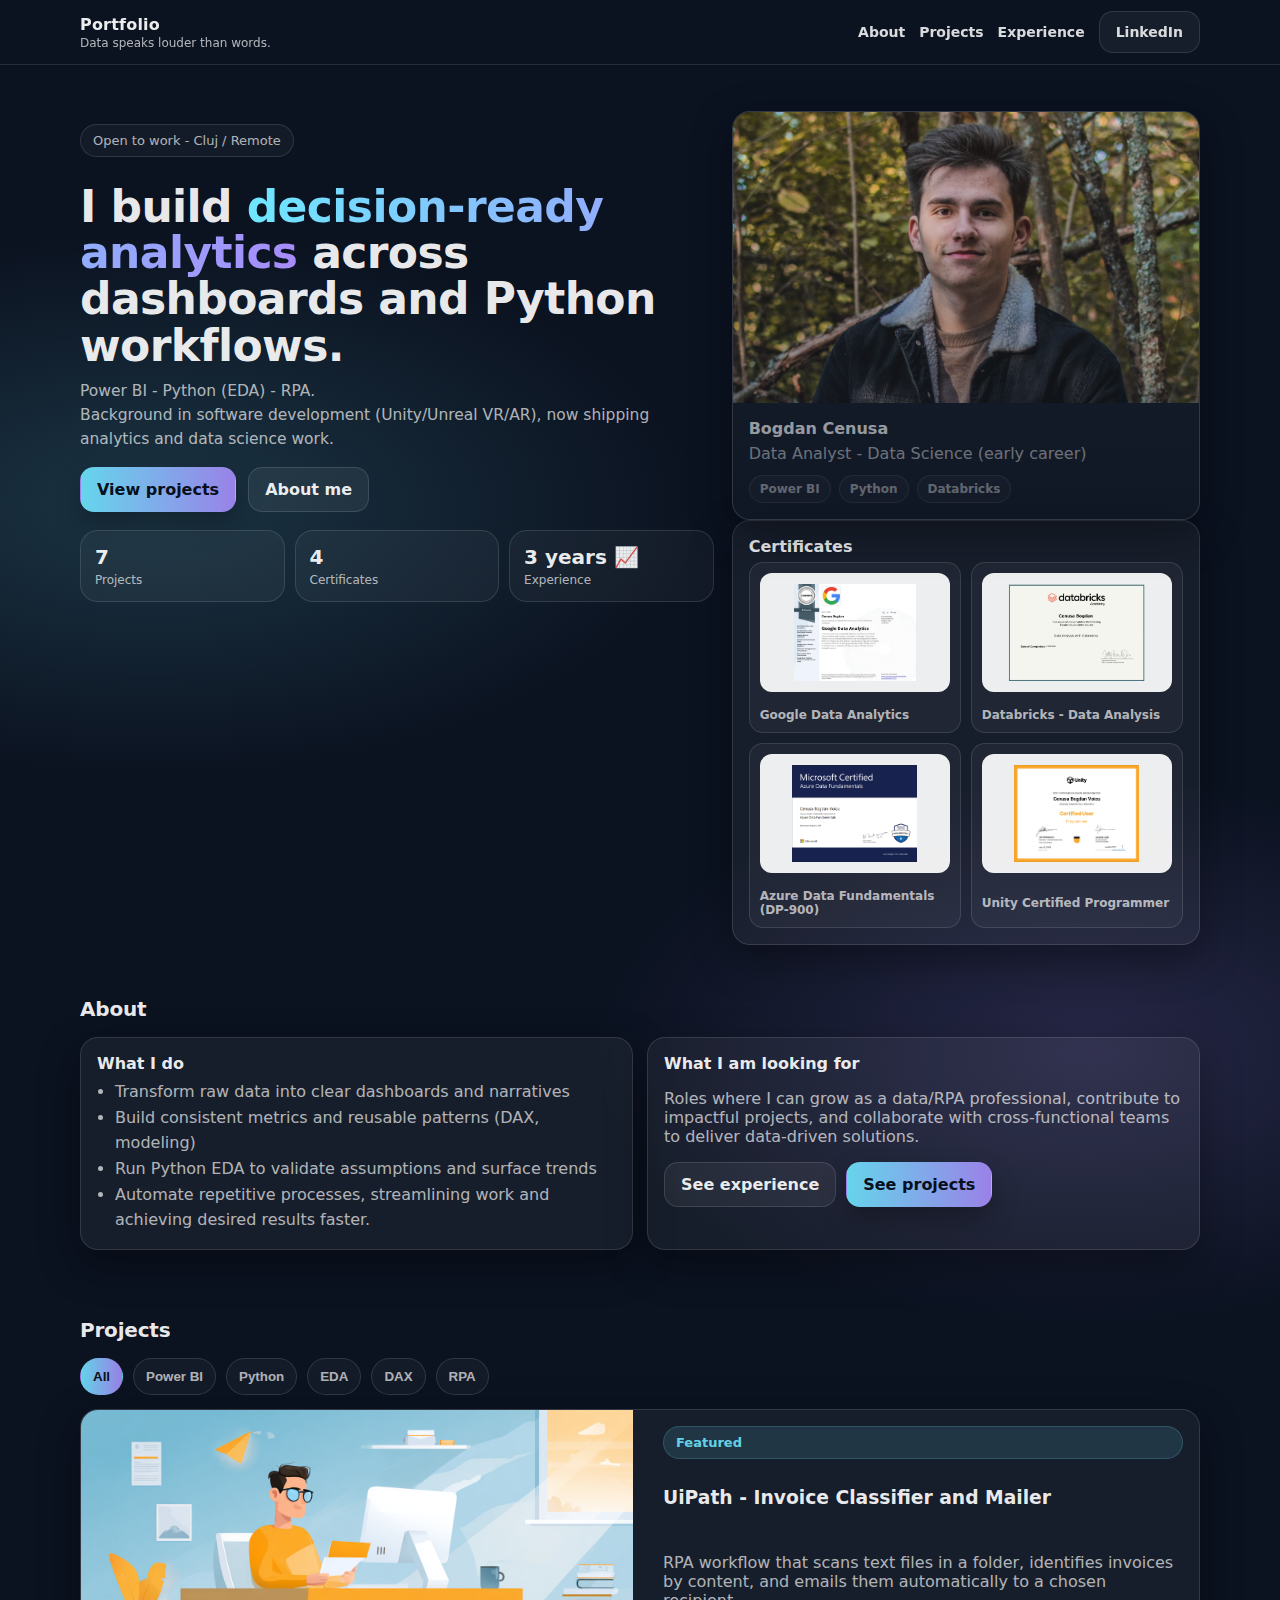
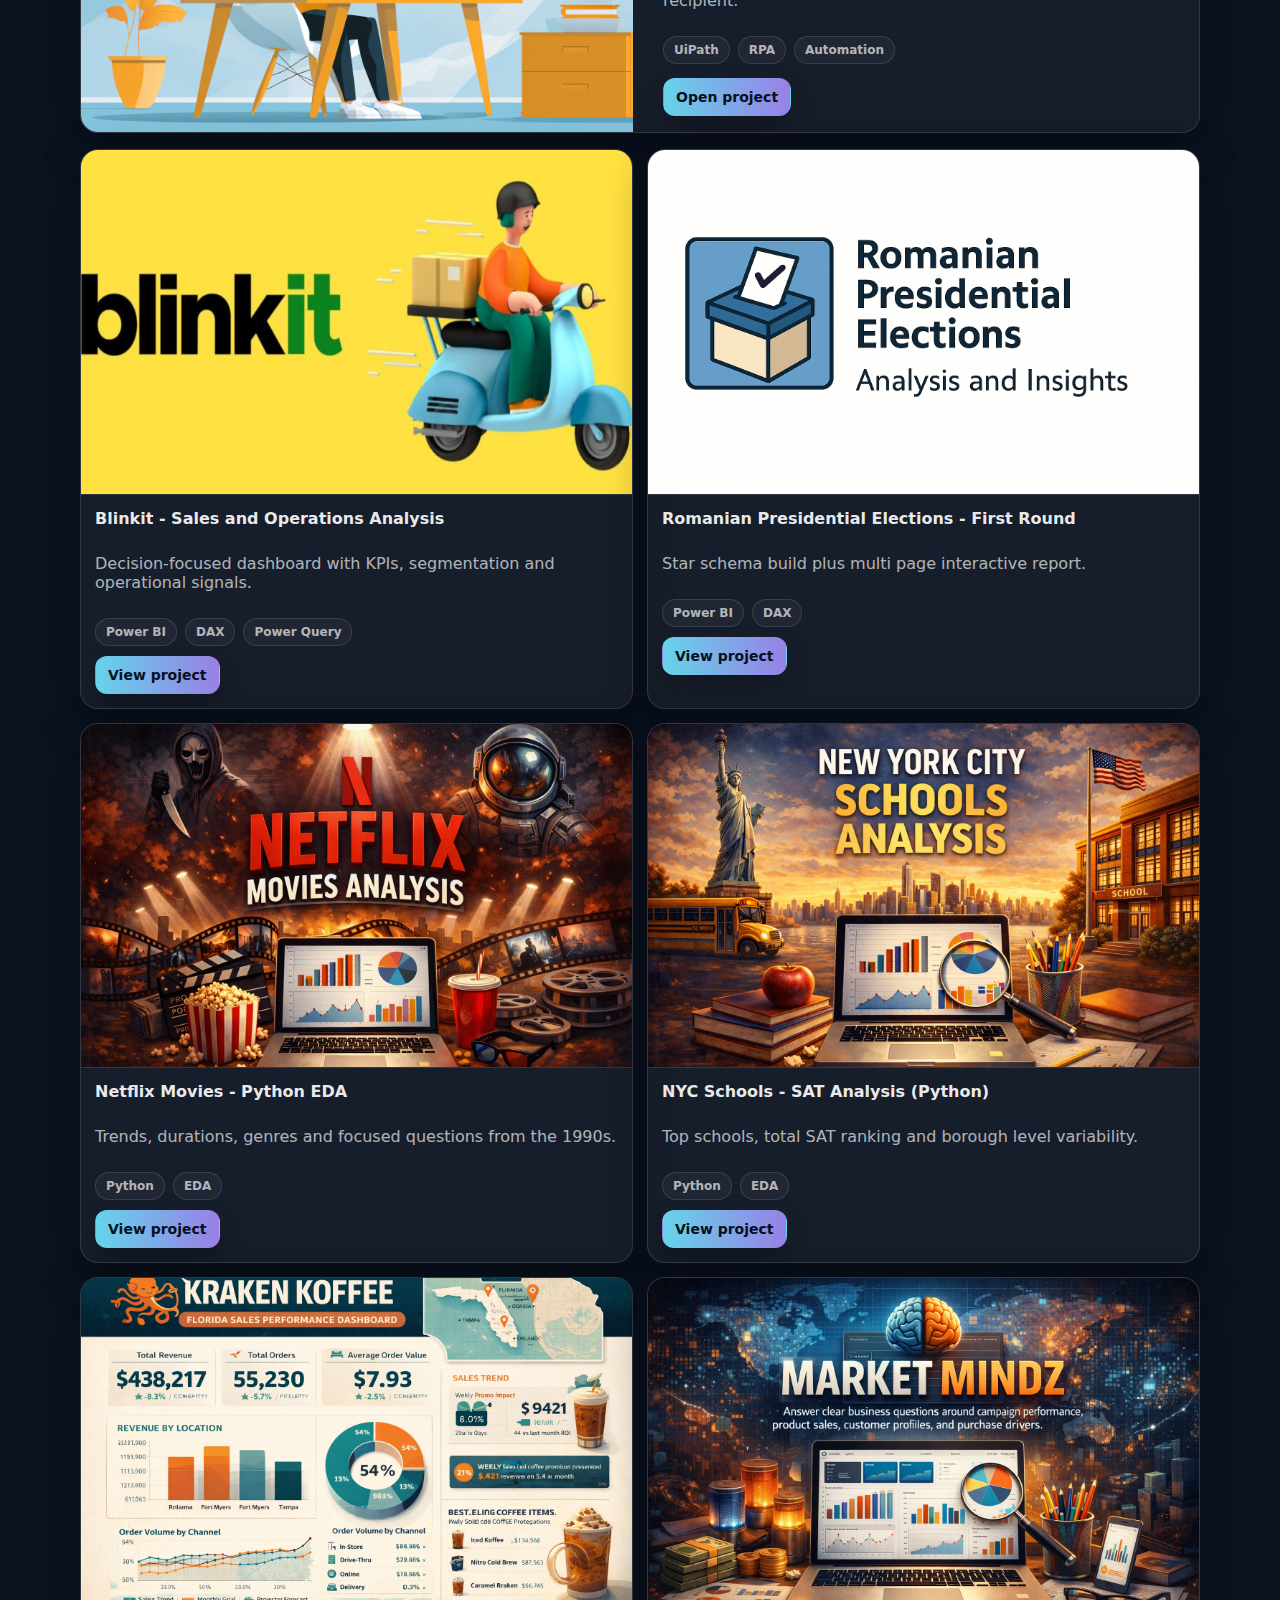
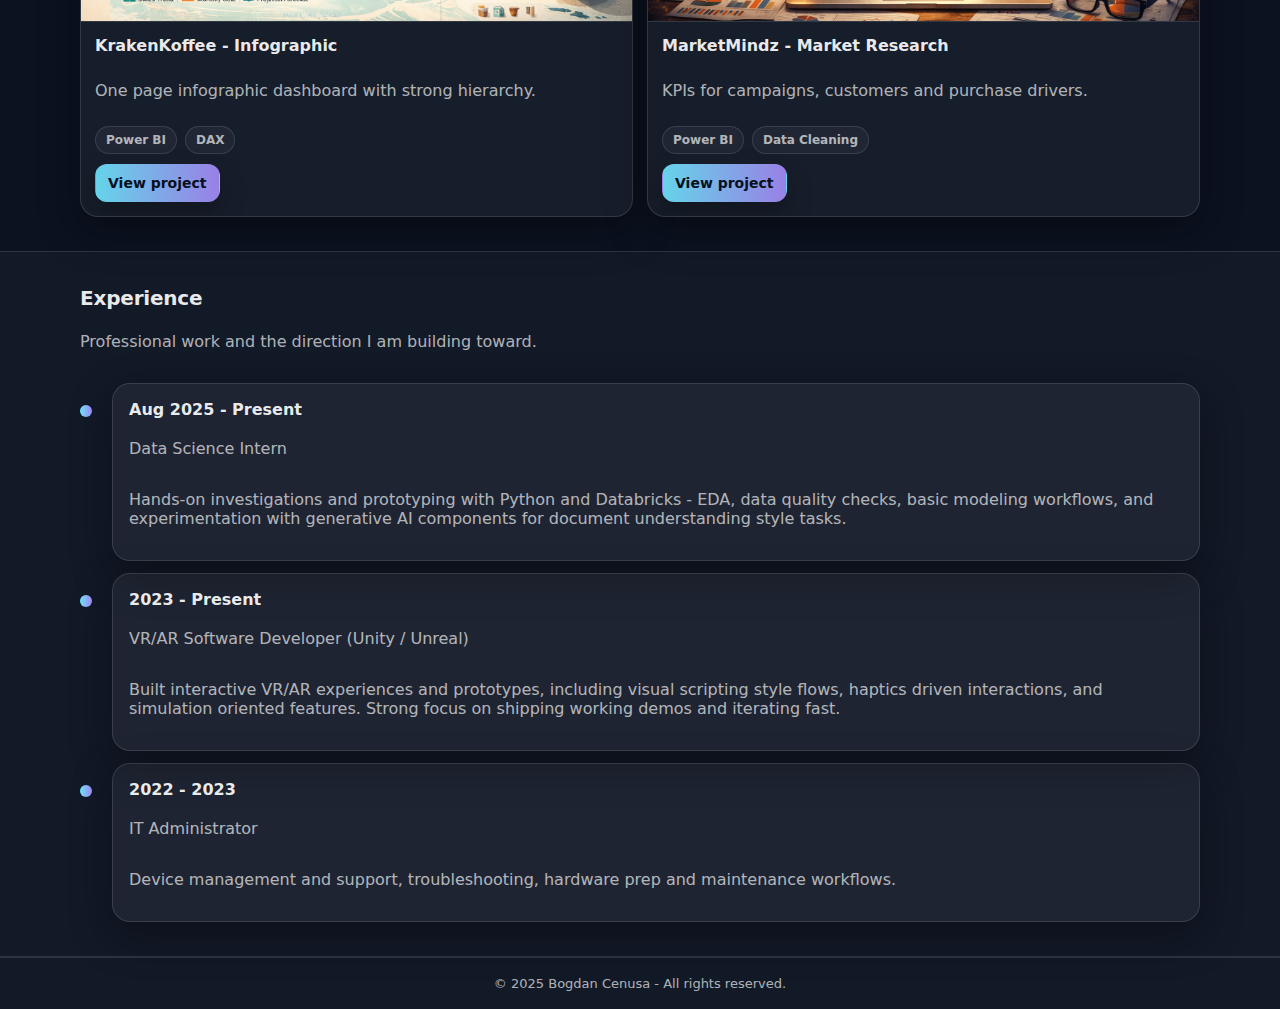
<file: index.html>
<!DOCTYPE html>
<html lang="en">
<head>
  <meta charset="UTF-8" />
  <meta name="viewport" content="width=device-width, initial-scale=1.0"/>
  <title>Portfolio - Bogdan Cenusa</title>
  <link rel="stylesheet" href="css/main.css" />
  <link rel="icon" type="image/png" sizes="32x32" href="assets/icon.png">
</head>

<body>
  <header class="nav">
    <div class="nav__inner">
      <a class="brand" href="#top" aria-label="Go to top">
        <div class="brand__title">Portfolio</div>
        <div class="brand__subtitle">Data speaks louder than words.</div>
      </a>

      <button class="nav__burger" id="burger" aria-label="Open menu" aria-expanded="false">☰</button>

      <nav class="nav__links" id="navLinks">
        <a href="#about">About</a>
        <a href="#projects">Projects</a>
        <a href="#experience">Experience</a>
        <a class="btn btn--ghost" href="https://www.linkedin.com/in/bogdancenusa19/" target="_blank" rel="noreferrer">LinkedIn</a>
      </nav>
    </div>
  </header>

  <main id="top">
    <section class="hero">
      <div class="container hero__grid">
        <div class="hero__left">
          <p class="pill">Open to work - Cluj / Remote</p>

          <h1 class="hero__title">
            I build <span class="accent">decision-ready analytics</span> across dashboards and Python workflows.
          </h1>

          <p class="hero__text">
            Power BI - Python (EDA) - RPA.
            <br>
            Background in software development (Unity/Unreal VR/AR), now shipping analytics and data science work.
          </p>

          <div class="hero__cta">
            <a class="btn" href="#projects">View projects</a>
            <a class="btn btn--ghost" href="#about">About me</a>
          </div>

          <div class="hero__meta">
            <div class="stat">
              <div class="stat__kpi">7</div>
              <div class="stat__label">Projects</div>
            </div>
            <div class="stat">
              <div class="stat__kpi">4</div>
              <div class="stat__label">Certificates</div>
            </div>
            <div class="stat">
              <div class="stat__kpi">3 years 📈</div>
              <div class="stat__label">Experience</div>
            </div>
          </div>
        </div>

        <div class="hero__right">
          <div class="card card--profile">
            <img class="avatar" src="assets/me.jpeg" alt="Bogdan Cenusa profile photo">
            <div class="card__body">
              <h2 class="card__title">Bogdan Cenusa</h2>
              <p class="card__subtitle">Data Analyst - Data Science (early career)</p>
              <div class="chips">
                <span class="chip">Power BI</span>
                <span class="chip">Python</span>
                <span class="chip">Databricks</span>
              </div>
            </div>
          </div>

          <div class="card card--certs">
            <div class="card__body">
              <h3 class="card__title">Certificates</h3>
              <div class="certs">
                <div class="cert">
                  <img src="assets/Certificates/certGDA.png" alt="Google Data Analytics certificate">
                  <span>Google Data Analytics</span>
                </div>
                <div class="cert">
                  <img src="assets/Certificates/certDB.png" alt="Databricks certificate">
                  <span>Databricks - Data Analysis</span>
                </div>
                <div class="cert">
                  <img src="assets/Certificates/certDP900.png" alt="DP-900 certificate">
                  <span>Azure Data Fundamentals (DP-900)</span>
                </div>
                <div class="cert">
                  <img src="assets/Certificates/ucu.png" alt="UCU certificate">
                  <span>Unity Certified Programmer</span>
                </div>
              </div>
            </div>
          </div>
        </div>
      </div>
    </section>

    <section class="section" id="about">
      <div class="container">
        <div class="section__head">
          <h2>About</h2>
        </div>

        <div class="about">
          <div class="card">
            <div class="card__body">
              <h3 class="card__title">What I do</h3>
              <ul class="list">
                <li>Transform raw data into clear dashboards and narratives</li>
                <li>Build consistent metrics and reusable patterns (DAX, modeling)</li>
                <li>Run Python EDA to validate assumptions and surface trends</li>
                <li>Automate repetitive processes, streamlining work and achieving desired results faster.</li>
              </ul>
            </div>
          </div>

          <div class="card">
            <div class="card__body">
              <h3 class="card__title">What I am looking for</h3>
              <p class="muted">
                Roles where I can grow as a data/RPA professional, contribute to impactful projects,
                and collaborate with cross-functional teams to deliver data-driven solutions.
              </p>
              <div class="about__actions">
                <a class="btn btn--ghost" href="#experience">See experience</a>
                <a class="btn" href="#projects">See projects</a>
              </div>
            </div>
          </div>
        </div>

      </div>
    </section>

    <section class="section" id="projects">
      <div class="container">
        <div class="section__head">
          <h2>Projects</h2>
        </div>

        <div class="filters" role="toolbar" aria-label="Project filters">
          <button class="filter is-active" data-filter="all">All</button>
          <button class="filter" data-filter="powerbi">Power BI</button>
          <button class="filter" data-filter="python">Python</button>
          <button class="filter" data-filter="eda">EDA</button>
          <button class="filter" data-filter="dax">DAX</button>
          <button class="filter" data-filter="rpa">RPA</button>
        </div>

        <!-- Featured = UiPath -->
        <div class="featured">
          <a class="featured__card" href="uipath_invoices.html">
            <div class="featured__img">
              <img src="assets/UiPath/uipath_cover.png" alt="UiPath invoice automation preview">
            </div>
            <div class="featured__body">
              <div class="pill pill--soft">Featured</div>
              <h3>UiPath - Invoice Classifier and Mailer</h3>
              <p class="muted">
                RPA workflow that scans text files in a folder, identifies invoices by content, and emails them automatically to a chosen recipient.
              </p>
              <div class="tags">
                <span class="tag">UiPath</span>
                <span class="tag">RPA</span>
                <span class="tag">Automation</span>
              </div>
              <div class="featured__cta">
                <span class="btn btn--sm">Open project</span>
              </div>
            </div>
          </a>
        </div>

        <div class="grid" id="projectsGrid">

          <!-- Blinkit now normal project -->
          <article class="project" data-tags="powerbi dax">
            <a class="project__link" href="blinkit.html" aria-label="Open Blinkit project">
              <div class="project__media">
                <img src="assets/Blinkit/blinkit_cover.png" alt="Blinkit project preview">
              </div>
              <div class="project__body">
                <h3>Blinkit - Sales and Operations Analysis</h3>
                <p class="muted">Decision-focused dashboard with KPIs, segmentation and operational signals.</p>
                <div class="tags">
                  <span class="tag">Power BI</span>
                  <span class="tag">DAX</span>
                  <span class="tag">Power Query</span>
                </div>
                <span class="btn btn--sm">View project</span>
              </div>
            </a>
          </article>

          <article class="project" data-tags="powerbi dax">
            <a class="project__link" href="presidential.html" aria-label="Open Presidential Elections project">
              <div class="project__media">
                <img src="assets/Presidential/presidential.png" alt="Presidential Elections preview">
              </div>
              <div class="project__body">
                <h3>Romanian Presidential Elections - First Round</h3>
                <p class="muted">Star schema build plus multi page interactive report.</p>
                <div class="tags">
                  <span class="tag">Power BI</span>
                  <span class="tag">DAX</span>
                </div>
                <span class="btn btn--sm">View project</span>
              </div>
            </a>
          </article>

          <article class="project" data-tags="python eda">
            <a class="project__link" href="netflix.html" aria-label="Open Netflix analysis project">
              <div class="project__media">
                <img src="assets/Netflix/netflix_cover.png" alt="Netflix analysis preview">
              </div>
              <div class="project__body">
                <h3>Netflix Movies - Python EDA</h3>
                <p class="muted">Trends, durations, genres and focused questions from the 1990s.</p>
                <div class="tags">
                  <span class="tag">Python</span>
                  <span class="tag">EDA</span>
                </div>
                <span class="btn btn--sm">View project</span>
              </div>
            </a>
          </article>

          <article class="project" data-tags="python eda">
            <a class="project__link" href="nyc.html" aria-label="Open NYC schools analysis project">
              <div class="project__media">
                <img src="assets/NYC/nyc_cover.png" alt="NYC schools analysis preview">
              </div>
              <div class="project__body">
                <h3>NYC Schools - SAT Analysis (Python)</h3>
                <p class="muted">Top schools, total SAT ranking and borough level variability.</p>
                <div class="tags">
                  <span class="tag">Python</span>
                  <span class="tag">EDA</span>
                </div>
                <span class="btn btn--sm">View project</span>
              </div>
            </a>
          </article>

          <article class="project" data-tags="powerbi dax">
            <a class="project__link" href="krakenkoffee.html" aria-label="Open Kraken Koffee project">
              <div class="project__media">
                <img src="assets/KrakenKoffee/krakenkoffeebg.png" alt="KrakenKoffee infographic preview">
              </div>
              <div class="project__body">
                <h3>KrakenKoffee - Infographic</h3>
                <p class="muted">One page infographic dashboard with strong hierarchy.</p>
                <div class="tags">
                  <span class="tag">Power BI</span>
                  <span class="tag">DAX</span>
                </div>
                <span class="btn btn--sm">View project</span>
              </div>
            </a>
          </article>

          <article class="project" data-tags="powerbi">
            <a class="project__link" href="marketmindz.html" aria-label="Open MarketMindz project">
              <div class="project__media">
                <img src="assets/MarketMindz/marketmindzbg.png" alt="MarketMindz dashboard preview">
              </div>
              <div class="project__body">
                <h3>MarketMindz - Market Research</h3>
                <p class="muted">KPIs for campaigns, customers and purchase drivers.</p>
                <div class="tags">
                  <span class="tag">Power BI</span>
                  <span class="tag">Data Cleaning</span>
                </div>
                <span class="btn btn--sm">View project</span>
              </div>
            </a>
          </article>

        </div>
      </div>
    </section>

    <section class="section section--alt" id="experience">
      <div class="container">
        <div class="section__head">
          <h2>Experience</h2>
          <p class="muted">Professional work and the direction I am building toward.</p>
        </div>

        <div class="timeline">
          <div class="t-item">
            <div class="t-dot"></div>
            <div class="card">
              <div class="card__body">
                <div class="t-head">
                  <h3>Aug 2025 - Present</h3>
                  <p class="muted">Data Science Intern</p>
                </div>
                <p class="muted">
                  Hands-on investigations and prototyping with Python and Databricks - EDA, data quality checks, basic modeling workflows,
                  and experimentation with generative AI components for document understanding style tasks.
                </p>
              </div>
            </div>
          </div>

          <div class="t-item">
            <div class="t-dot"></div>
            <div class="card">
              <div class="card__body">
                <div class="t-head">
                  <h3>2023 - Present</h3>
                  <p class="muted">VR/AR Software Developer (Unity / Unreal)</p>
                </div>
                <p class="muted">
                  Built interactive VR/AR experiences and prototypes, including visual scripting style flows, haptics driven interactions,
                  and simulation oriented features. Strong focus on shipping working demos and iterating fast.
                </p>
              </div>
            </div>
          </div>

          <div class="t-item">
            <div class="t-dot"></div>
            <div class="card">
              <div class="card__body">
                <div class="t-head">
                  <h3>2022 - 2023</h3>
                  <p class="muted">IT Administrator</p>
                </div>
                <p class="muted">
                  Device management and support, troubleshooting, hardware prep and maintenance workflows.
                </p>
              </div>
            </div>
          </div>
        </div>

      </div>
    </section>
  </main>

  <!-- Shared modal for previews -->
  <div class="modal" id="modal" aria-hidden="true">
    <div class="modal__backdrop" data-close></div>
    <div class="modal__panel" role="dialog" aria-modal="true" aria-label="Preview">
      <button class="modal__close" data-close aria-label="Close">✕</button>
      <button class="modal__nav modal__nav--prev" id="modalPrev" aria-label="Previous">←</button>
      <button class="modal__nav modal__nav--next" id="modalNext" aria-label="Next">→</button>

      <img class="modal__img" id="modalImg" alt="">
      <div class="modal__body" id="modalBody">
        <h3 id="modalTitle"></h3>
        <p class="muted" id="modalDesc"></p>
      </div>
    </div>
  </div>

  <footer class="footer">
    <div class="container footer__inner">
      <span>© 2025 Bogdan Cenusa - All rights reserved.</span>
    </div>
  </footer>

  <script src="js/main.js"></script>
</body>
</html>
</file>
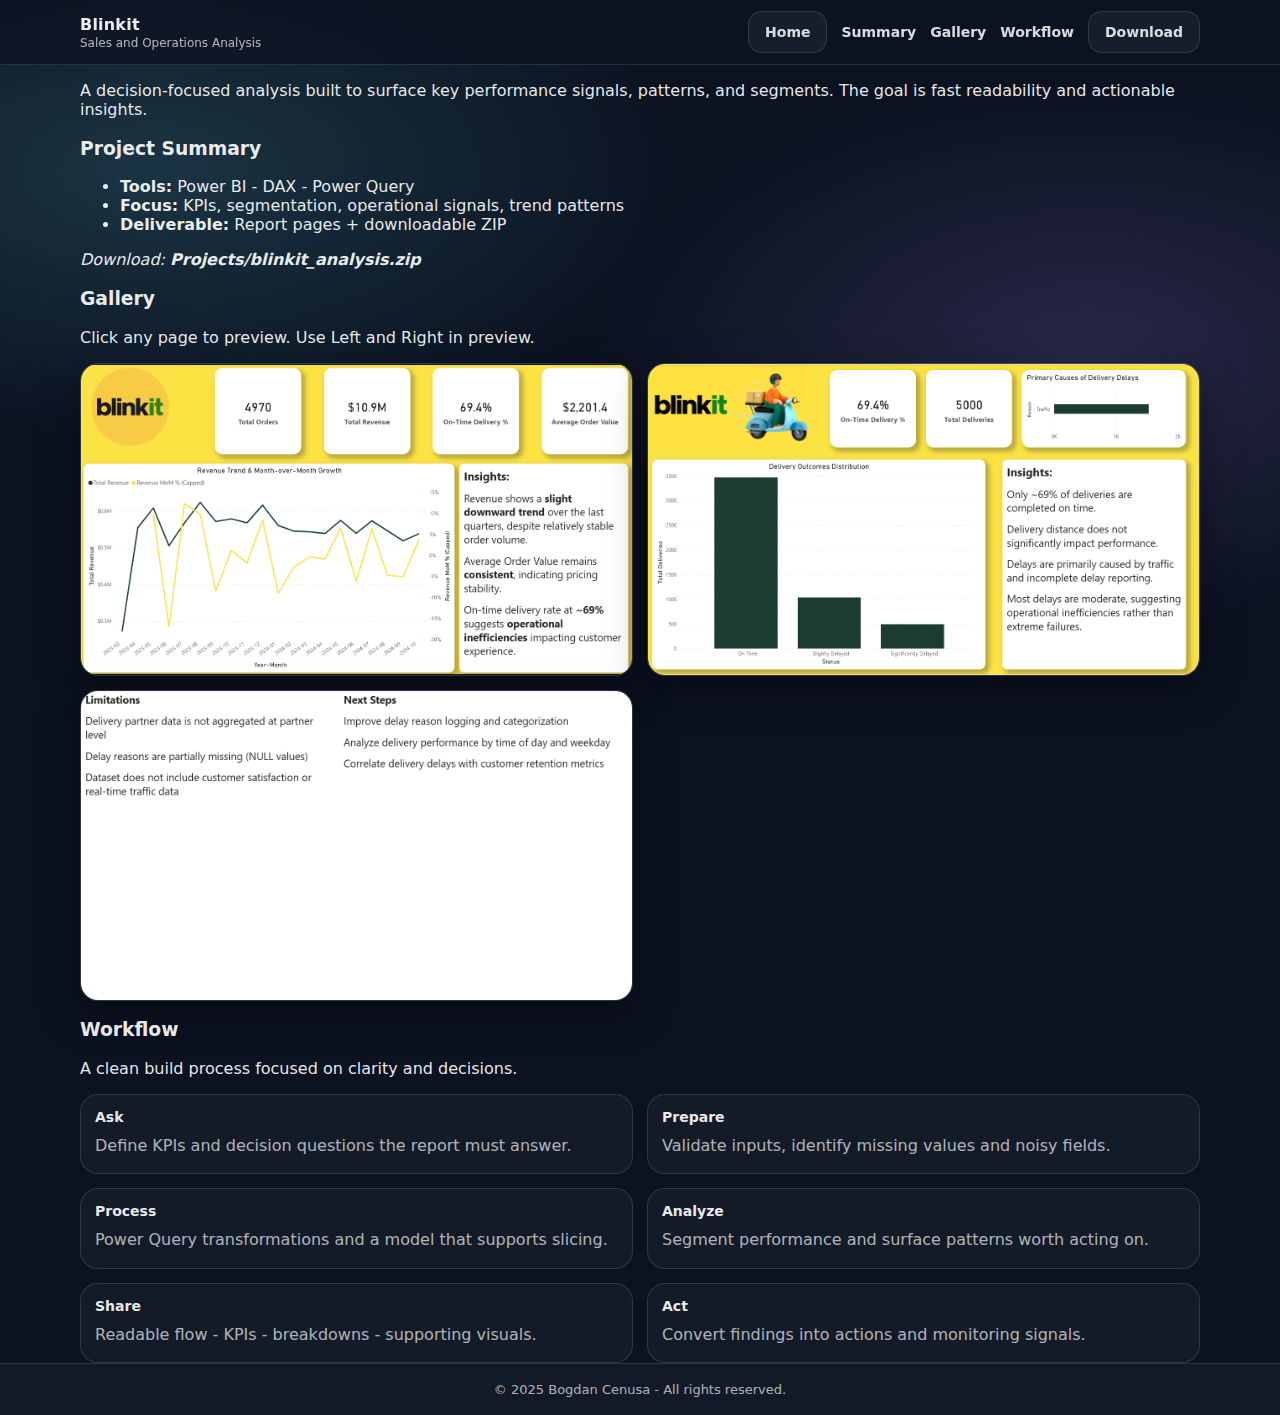
<file: blinkit.html>
<!DOCTYPE html>
<html lang="en">
<head>
  <meta charset="UTF-8" />
  <meta name="viewport" content="width=device-width, initial-scale=1.0"/>
  <title>Blinkit - Analysis</title>
  <link rel="stylesheet" href="css/main.css" />
  <link rel="icon" type="image/png" sizes="32x32" href="assets/icon.png">
</head>

<body>
  <header class="nav">
    <div class="nav__inner">
      <a class="brand" href="index.html" aria-label="Back to portfolio home">
        <div class="brand__title">Blinkit</div>
        <div class="brand__subtitle">Sales and Operations Analysis</div>
      </a>

      <button class="nav__burger" id="burger" aria-label="Open menu" aria-expanded="false">☰</button>

      <nav class="nav__links" id="navLinks">
        <a class="btn btn--ghost" href="index.html">Home</a>
        <a href="#summary">Summary</a>
        <a href="#gallery">Gallery</a>
        <a href="#workflow">Workflow</a>
        <a class="btn btn--ghost" href="Projects/blinkit_analysis.zip" download>Download</a>
      </nav>
    </div>
  </header>

  <div class="page-wrapper">
    <div class="container">

      <section class="project-description">
        <p>
          A decision-focused analysis built to surface key performance signals, patterns, and segments.
          The goal is fast readability and actionable insights.
        </p>
      </section>

      <section class="project-details" id="summary">
        <h3>Project Summary</h3>
        <ul>
          <li><strong>Tools:</strong> Power BI - DAX - Power Query</li>
          <li><strong>Focus:</strong> KPIs, segmentation, operational signals, trend patterns</li>
          <li><strong>Deliverable:</strong> Report pages + downloadable ZIP</li>
        </ul>
        <div class="project-date">
          <em>Download: <strong>Projects/blinkit_analysis.zip</strong></em>
        </div>
      </section>

      <section class="project-steps" id="gallery">
        <h3>Gallery</h3>
        <p class="section-subtitle">Click any page to preview. Use Left and Right in preview.</p>

        <div class="gallery">
          <button class="image-block js-preview"
            type="button"
            data-group="blinkit-gallery"
            data-img="assets/Blinkit/Page1.png"
            data-title="Blinkit - Page 1"
            data-desc="">
            <img src="assets/Blinkit/Page1.png" alt="Blinkit page 1">
          </button>

          <button class="image-block js-preview"
            type="button"
            data-group="blinkit-gallery"
            data-img="assets/Blinkit/Page2.png"
            data-title="Blinkit - Page 2"
            data-desc="">
            <img src="assets/Blinkit/Page2.png" alt="Blinkit page 2">
          </button>

          <button class="image-block js-preview"
            type="button"
            data-group="blinkit-gallery"
            data-img="assets/Blinkit/Page3.png"
            data-title="Blinkit - Page 3"
            data-desc="">
            <img src="assets/Blinkit/Page3.png" alt="Blinkit page 3">
          </button>
        </div>
      </section>

      <section class="project-steps" id="workflow">
        <h3>Workflow</h3>
        <p class="section-subtitle">A clean build process focused on clarity and decisions.</p>

        <div class="steps-grid">
          <div class="step">
            <h4>Ask</h4>
            <p>Define KPIs and decision questions the report must answer.</p>
          </div>
          <div class="step">
            <h4>Prepare</h4>
            <p>Validate inputs, identify missing values and noisy fields.</p>
          </div>
          <div class="step">
            <h4>Process</h4>
            <p>Power Query transformations and a model that supports slicing.</p>
          </div>
          <div class="step">
            <h4>Analyze</h4>
            <p>Segment performance and surface patterns worth acting on.</p>
          </div>
          <div class="step">
            <h4>Share</h4>
            <p>Readable flow - KPIs - breakdowns - supporting visuals.</p>
          </div>
          <div class="step">
            <h4>Act</h4>
            <p>Convert findings into actions and monitoring signals.</p>
          </div>
        </div>
      </section>
    </div>
  </div>

  <div class="modal" id="modal" aria-hidden="true">
    <div class="modal__backdrop" data-close></div>
    <div class="modal__panel" role="dialog" aria-modal="true" aria-label="Preview">
      <button class="modal__close" data-close aria-label="Close">✕</button>
      <button class="modal__nav modal__nav--prev" id="modalPrev" aria-label="Previous">←</button>
      <button class="modal__nav modal__nav--next" id="modalNext" aria-label="Next">→</button>

      <img class="modal__img" id="modalImg" alt="">
      <div class="modal__body" id="modalBody">
        <h3 id="modalTitle"></h3>
        <p class="muted" id="modalDesc"></p>
      </div>
    </div>
  </div>

  <footer class="footer">
    <div class="container footer__inner">
      <span>© 2025 Bogdan Cenusa - All rights reserved.</span>
    </div>
  </footer>

  <script src="js/main.js"></script>
</body>
</html>
</file>
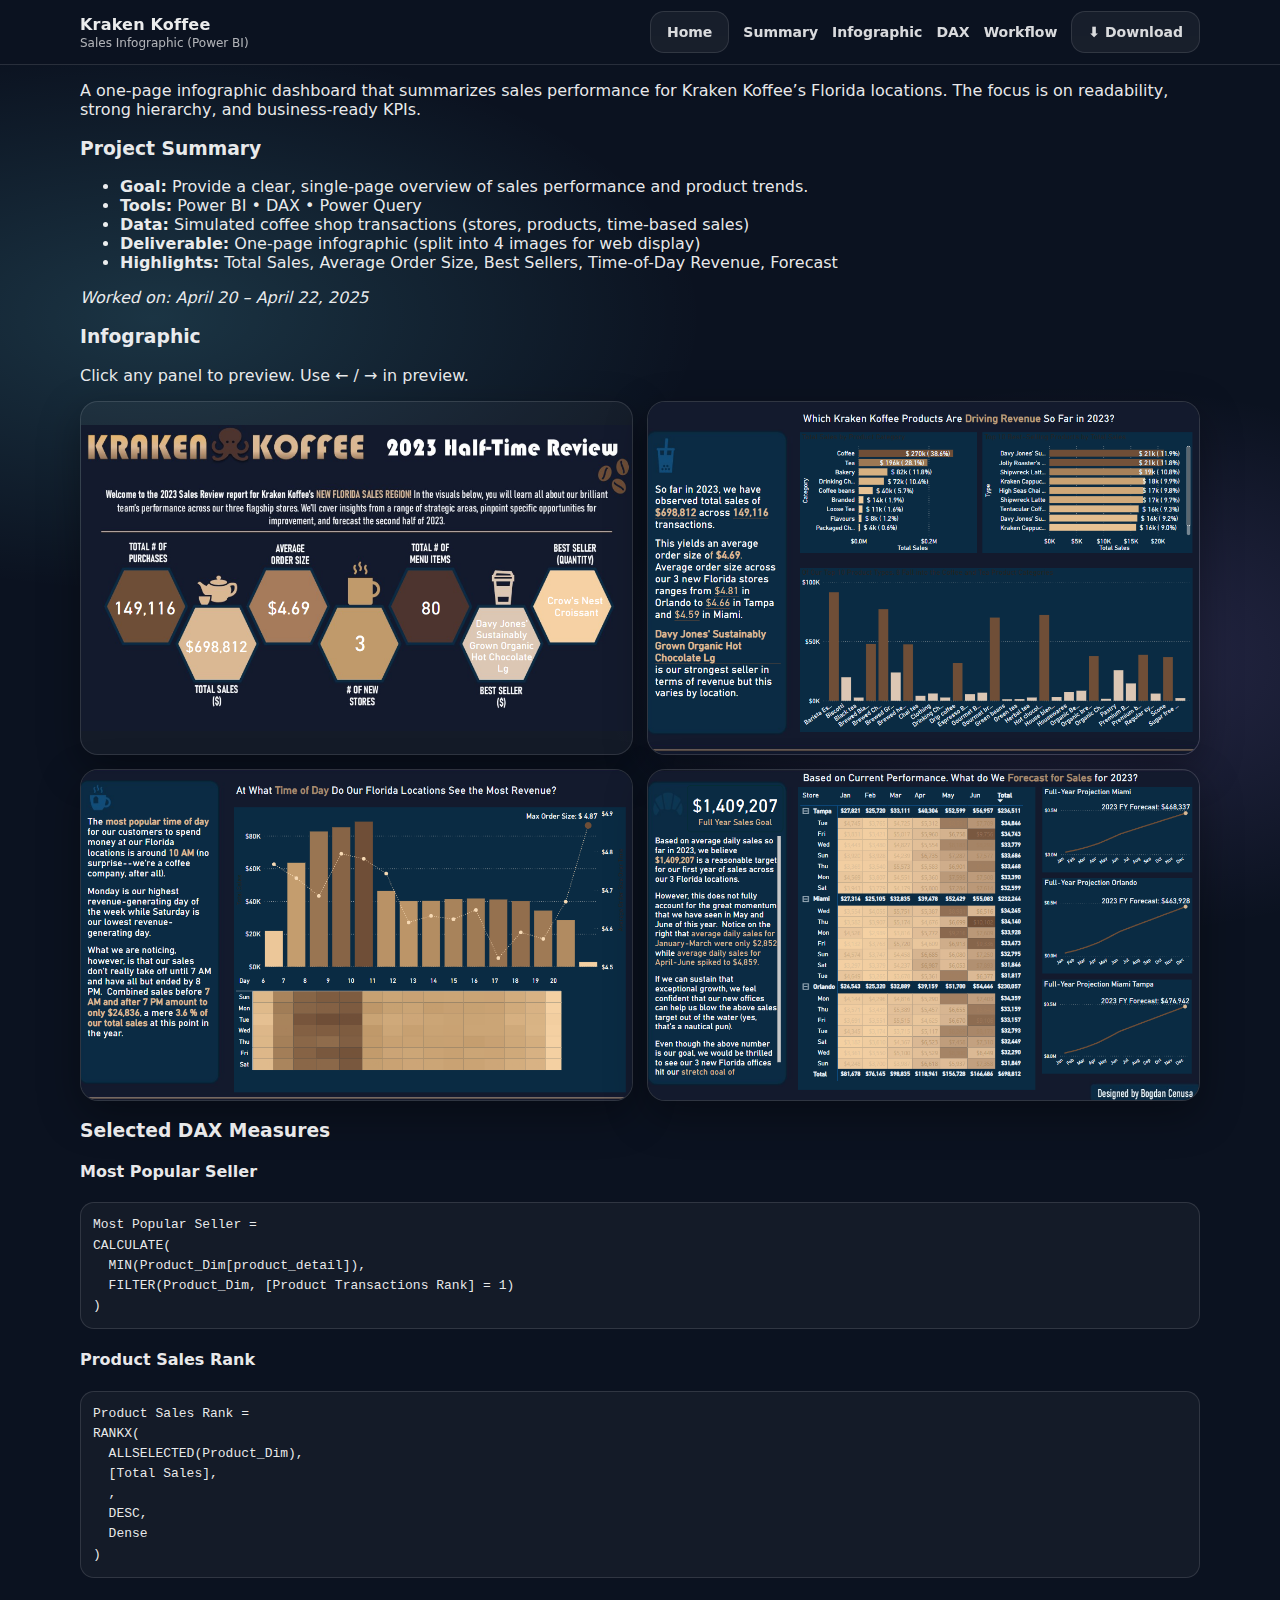
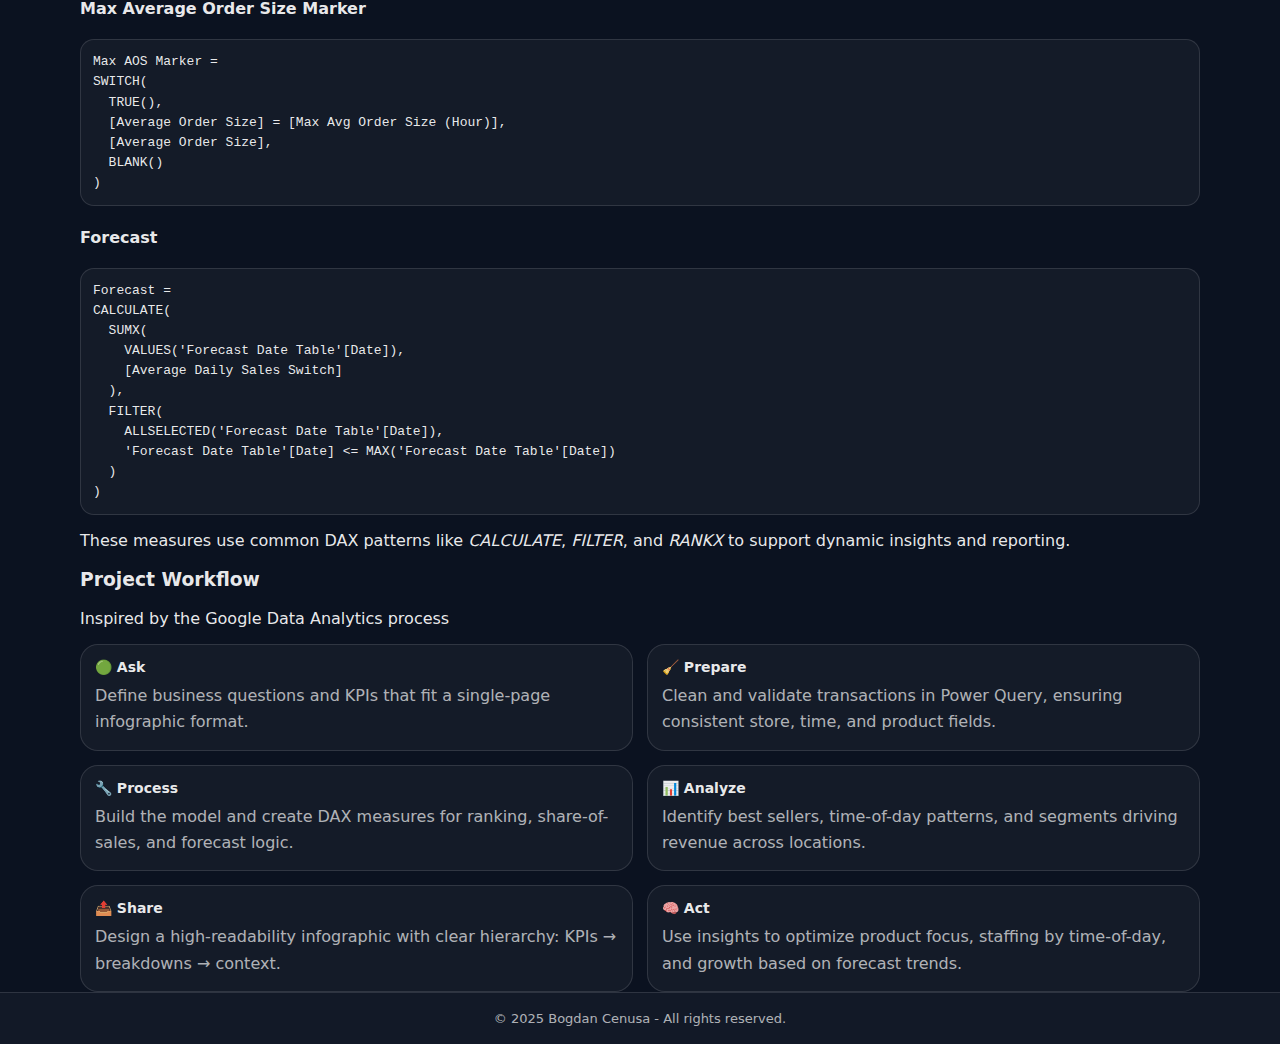
<file: krakenkoffee.html>
<!DOCTYPE html>
<html lang="en">
<head>
  <meta charset="UTF-8" />
  <meta name="viewport" content="width=device-width, initial-scale=1.0"/>
  <title>Kraken Koffee - Sales Infographic</title>
  <link rel="stylesheet" href="css/main.css" />
  <link rel="icon" type="image/png" sizes="32x32" href="assets/icon_blue.png">
</head>

<body>
  <!-- Navbar -->
  <header class="nav">
    <div class="nav__inner">
      <a class="brand" href="index.html" aria-label="Go to home">
        <div class="brand__title">Kraken Koffee</div>
        <div class="brand__subtitle">Sales Infographic (Power BI)</div>
      </a>

      <button class="nav__burger" id="burger" aria-label="Open menu" aria-expanded="false">☰</button>

      <nav class="nav__links" id="navLinks">
        <a class="btn btn--ghost" href="index.html">Home</a>
        <a href="#summary">Summary</a>
        <a href="#gallery">Infographic</a>
        <a href="#dax">DAX</a>
        <a href="#workflow">Workflow</a>
        <a class="btn btn--ghost" href="Projects/krakenkoffee.zip" download>⬇ Download</a>
      </nav>
    </div>
  </header>

  <main class="page-wrapper">
    <div class="container">

      <section class="project-description">
        <p>
          A one-page infographic dashboard that summarizes sales performance for Kraken Koffee’s Florida locations.
          The focus is on readability, strong hierarchy, and business-ready KPIs.
        </p>
      </section>

      <section class="project-details" id="summary">
        <h3>Project Summary</h3>
        <ul>
          <li><strong>Goal:</strong> Provide a clear, single-page overview of sales performance and product trends.</li>
          <li><strong>Tools:</strong> Power BI • DAX • Power Query</li>
          <li><strong>Data:</strong> Simulated coffee shop transactions (stores, products, time-based sales)</li>
          <li><strong>Deliverable:</strong> One-page infographic (split into 4 images for web display)</li>
          <li><strong>Highlights:</strong> Total Sales, Average Order Size, Best Sellers, Time-of-Day Revenue, Forecast</li>
        </ul>
        <div class="project-date">
          <em>Worked on: April 20 – April 22, 2025</em>
        </div>
      </section>

      <section class="project-steps" id="gallery">
        <h3>Infographic</h3>
        <p class="section-subtitle">Click any panel to preview. Use ← / → in preview.</p>

        <!-- IMPORTANT: images are NOT forced to stretch/crop -->
        <div class="gallery">
          <button class="image-block js-preview"
            data-group="kraken-gallery"
            data-img="assets/KrakenKoffee/Page1.png"
            data-title="KrakenKoffee - Panel 1"
            data-desc="Top-line KPIs and overview.">
            <img src="assets/KrakenKoffee/Page1.png" alt="KrakenKoffee panel 1"
              style="width:auto; max-width:100%; height:auto; margin:0 auto; display:block;">
          </button>

          <button class="image-block js-preview"
            data-group="kraken-gallery"
            data-img="assets/KrakenKoffee/Page2.png"
            data-title="KrakenKoffee - Panel 2"
            data-desc="Sales by category and product performance.">
            <img src="assets/KrakenKoffee/Page2.png" alt="KrakenKoffee panel 2"
              style="width:auto; max-width:100%; height:auto; margin:0 auto; display:block;">
          </button>

          <button class="image-block js-preview"
            data-group="kraken-gallery"
            data-img="assets/KrakenKoffee/Page3.png"
            data-title="KrakenKoffee - Panel 3"
            data-desc="Time-of-day insights and operational patterns.">
            <img src="assets/KrakenKoffee/Page3.png" alt="KrakenKoffee panel 3"
              style="width:auto; max-width:100%; height:auto; margin:0 auto; display:block;">
          </button>

          <button class="image-block js-preview"
            data-group="kraken-gallery"
            data-img="assets/KrakenKoffee/Page4.png"
            data-title="KrakenKoffee - Panel 4"
            data-desc="Forecast and supporting details.">
            <img src="assets/KrakenKoffee/Page4.png" alt="KrakenKoffee panel 4"
              style="width:auto; max-width:100%; height:auto; margin:0 auto; display:block;">
          </button>
        </div>
      </section>

      <section class="dax-section" id="dax">
        <h3>Selected DAX Measures</h3>

        <div class="dax-measure">
          <h4>Most Popular Seller</h4>
          <pre><code>Most Popular Seller =
CALCULATE(
  MIN(Product_Dim[product_detail]),
  FILTER(Product_Dim, [Product Transactions Rank] = 1)
)</code></pre>
        </div>

        <div class="dax-measure">
          <h4>Product Sales Rank</h4>
          <pre><code>Product Sales Rank =
RANKX(
  ALLSELECTED(Product_Dim),
  [Total Sales],
  ,
  DESC,
  Dense
)</code></pre>
        </div>

        <div class="dax-measure">
          <h4>Max Average Order Size Marker</h4>
          <pre><code>Max AOS Marker =
SWITCH(
  TRUE(),
  [Average Order Size] = [Max Avg Order Size (Hour)],
  [Average Order Size],
  BLANK()
)</code></pre>
        </div>

        <div class="dax-measure">
          <h4>Forecast</h4>
          <pre><code>Forecast =
CALCULATE(
  SUMX(
    VALUES('Forecast Date Table'[Date]),
    [Average Daily Sales Switch]
  ),
  FILTER(
    ALLSELECTED('Forecast Date Table'[Date]),
    'Forecast Date Table'[Date] <= MAX('Forecast Date Table'[Date])
  )
)</code></pre>
        </div>

        <p class="dax-note">
          These measures use common DAX patterns like <em>CALCULATE</em>, <em>FILTER</em>, and <em>RANKX</em>
          to support dynamic insights and reporting.
        </p>
      </section>

      <section class="project-steps" id="workflow">
        <h3>Project Workflow</h3>
        <p class="section-subtitle">Inspired by the Google Data Analytics process</p>

        <div class="steps-grid">
          <div class="step">
            <h4>🟢 Ask</h4>
            <p>Define business questions and KPIs that fit a single-page infographic format.</p>
          </div>
          <div class="step">
            <h4>🧹 Prepare</h4>
            <p>Clean and validate transactions in Power Query, ensuring consistent store, time, and product fields.</p>
          </div>
          <div class="step">
            <h4>🔧 Process</h4>
            <p>Build the model and create DAX measures for ranking, share-of-sales, and forecast logic.</p>
          </div>
          <div class="step">
            <h4>📊 Analyze</h4>
            <p>Identify best sellers, time-of-day patterns, and segments driving revenue across locations.</p>
          </div>
          <div class="step">
            <h4>📤 Share</h4>
            <p>Design a high-readability infographic with clear hierarchy: KPIs → breakdowns → context.</p>
          </div>
          <div class="step">
            <h4>🧠 Act</h4>
            <p>Use insights to optimize product focus, staffing by time-of-day, and growth based on forecast trends.</p>
          </div>
        </div>
      </section>
    </div>
  </main>

  <!-- Modal (shared) -->
  <div class="modal" id="modal" aria-hidden="true">
    <div class="modal__backdrop" data-close></div>

    <div class="modal__panel" role="dialog" aria-modal="true" aria-label="Preview">
      <button class="modal__close" data-close aria-label="Close">✕</button>
      <button class="modal__nav modal__nav--prev" id="modalPrev" aria-label="Previous">←</button>
      <button class="modal__nav modal__nav--next" id="modalNext" aria-label="Next">→</button>

      <div class="modal__media">
        <img class="modal__img" id="modalImg" alt="">
      </div>

      <div class="modal__body">
        <h3 id="modalTitle"></h3>
        <p class="muted" id="modalDesc"></p>
      </div>
    </div>
  </div>

  <footer class="footer">
    <div class="container footer__inner">
      <span>© 2025 Bogdan Cenusa - All rights reserved.</span>
    </div>
  </footer>

  <script src="js/main.js"></script>
</body>
</html>
</file>
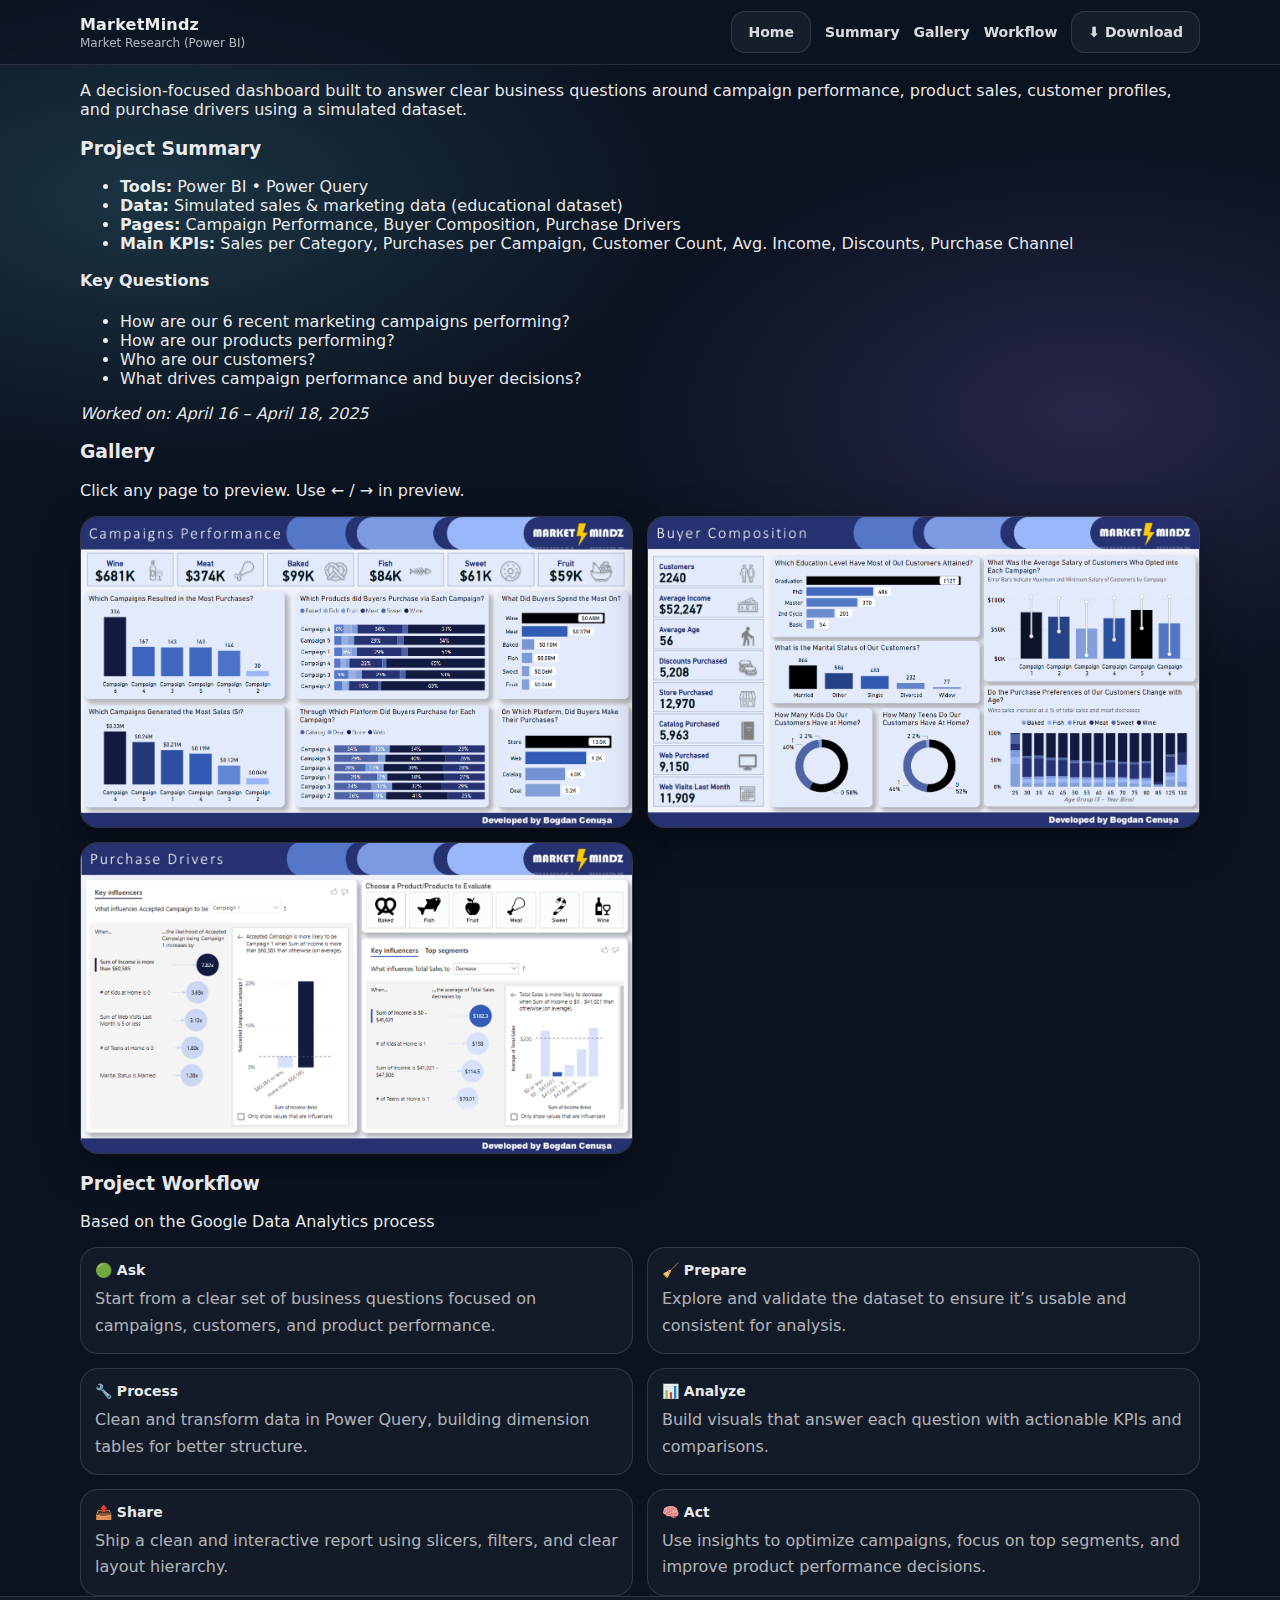
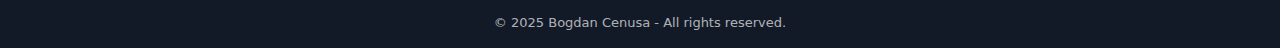
<file: marketmindz.html>
<!DOCTYPE html>
<html lang="en">
<head>
  <meta charset="UTF-8" />
  <meta name="viewport" content="width=device-width, initial-scale=1.0"/>
  <title>MarketMindz - Market Research</title>
  <link rel="stylesheet" href="css/main.css" />
  <link rel="icon" type="image/png" sizes="32x32" href="assets/icon_blue.png">
</head>

<body>
  <!-- Navbar -->
  <header class="nav">
    <div class="nav__inner">
      <a class="brand" href="index.html" aria-label="Go to home">
        <div class="brand__title">MarketMindz</div>
        <div class="brand__subtitle">Market Research (Power BI)</div>
      </a>

      <button class="nav__burger" id="burger" aria-label="Open menu" aria-expanded="false">☰</button>

      <nav class="nav__links" id="navLinks">
        <a class="btn btn--ghost" href="index.html">Home</a>
        <a href="#summary">Summary</a>
        <a href="#gallery">Gallery</a>
        <a href="#workflow">Workflow</a>
        <a class="btn btn--ghost" href="Projects/marketmindz.zip" download>⬇ Download</a>
      </nav>
    </div>
  </header>

  <main class="page-wrapper">
    <div class="container">

      <section class="project-description">
        <p>
          A decision-focused dashboard built to answer clear business questions around campaign performance,
          product sales, customer profiles, and purchase drivers using a simulated dataset.
        </p>
      </section>

      <section class="project-details" id="summary">
        <h3>Project Summary</h3>
        <ul>
          <li><strong>Tools:</strong> Power BI • Power Query</li>
          <li><strong>Data:</strong> Simulated sales & marketing data (educational dataset)</li>
          <li><strong>Pages:</strong> Campaign Performance, Buyer Composition, Purchase Drivers</li>
          <li><strong>Main KPIs:</strong> Sales per Category, Purchases per Campaign, Customer Count, Avg. Income, Discounts, Purchase Channel</li>
        </ul>

        <h4 style="margin-top: 18px;">Key Questions</h4>
        <ul>
          <li>How are our 6 recent marketing campaigns performing?</li>
          <li>How are our products performing?</li>
          <li>Who are our customers?</li>
          <li>What drives campaign performance and buyer decisions?</li>
        </ul>

        <div class="project-date">
          <em>Worked on: April 16 – April 18, 2025</em>
        </div>
      </section>

      <section class="project-steps" id="gallery">
        <h3>Gallery</h3>
        <p class="section-subtitle">Click any page to preview. Use ← / → in preview.</p>

        <div class="gallery">
          <button class="image-block js-preview"
            data-group="market-gallery"
            data-img="assets/MarketMindz/Page1.png"
            data-title="MarketMindz - Campaign Performance"
            data-desc="Campaign KPIs, performance comparisons and trends.">
            <img src="assets/MarketMindz/Page1.png" alt="MarketMindz page 1"
              style="width:auto; max-width:100%; height:auto; margin:0 auto; display:block;">
          </button>

          <button class="image-block js-preview"
            data-group="market-gallery"
            data-img="assets/MarketMindz/Page2.png"
            data-title="MarketMindz - Buyer Composition"
            data-desc="Customer segmentation and buyer composition.">
            <img src="assets/MarketMindz/Page2.png" alt="MarketMindz page 2"
              style="width:auto; max-width:100%; height:auto; margin:0 auto; display:block;">
          </button>

          <button class="image-block js-preview"
            data-group="market-gallery"
            data-img="assets/MarketMindz/Page3.png"
            data-title="MarketMindz - Purchase Drivers"
            data-desc="Drivers of purchasing behavior and channel distribution.">
            <img src="assets/MarketMindz/Page3.png" alt="MarketMindz page 3"
              style="width:auto; max-width:100%; height:auto; margin:0 auto; display:block;">
          </button>
        </div>
      </section>

      <section class="project-steps" id="workflow">
        <h3>Project Workflow</h3>
        <p class="section-subtitle">Based on the Google Data Analytics process</p>

        <div class="steps-grid">
          <div class="step">
            <h4>🟢 Ask</h4>
            <p>Start from a clear set of business questions focused on campaigns, customers, and product performance.</p>
          </div>
          <div class="step">
            <h4>🧹 Prepare</h4>
            <p>Explore and validate the dataset to ensure it’s usable and consistent for analysis.</p>
          </div>
          <div class="step">
            <h4>🔧 Process</h4>
            <p>Clean and transform data in Power Query, building dimension tables for better structure.</p>
          </div>
          <div class="step">
            <h4>📊 Analyze</h4>
            <p>Build visuals that answer each question with actionable KPIs and comparisons.</p>
          </div>
          <div class="step">
            <h4>📤 Share</h4>
            <p>Ship a clean and interactive report using slicers, filters, and clear layout hierarchy.</p>
          </div>
          <div class="step">
            <h4>🧠 Act</h4>
            <p>Use insights to optimize campaigns, focus on top segments, and improve product performance decisions.</p>
          </div>
        </div>
      </section>
    </div>
  </main>

  <!-- Modal (shared) -->
  <div class="modal" id="modal" aria-hidden="true">
    <div class="modal__backdrop" data-close></div>

    <div class="modal__panel" role="dialog" aria-modal="true" aria-label="Preview">
      <button class="modal__close" data-close aria-label="Close">✕</button>
      <button class="modal__nav modal__nav--prev" id="modalPrev" aria-label="Previous">←</button>
      <button class="modal__nav modal__nav--next" id="modalNext" aria-label="Next">→</button>

      <div class="modal__media">
        <img class="modal__img" id="modalImg" alt="">
      </div>

      <div class="modal__body">
        <h3 id="modalTitle"></h3>
        <p class="muted" id="modalDesc"></p>
      </div>
    </div>
  </div>

  <footer class="footer">
    <div class="container footer__inner">
      <span>© 2025 Bogdan Cenusa - All rights reserved.</span>
    </div>
  </footer>

  <script src="js/main.js"></script>
</body>
</html>
</file>
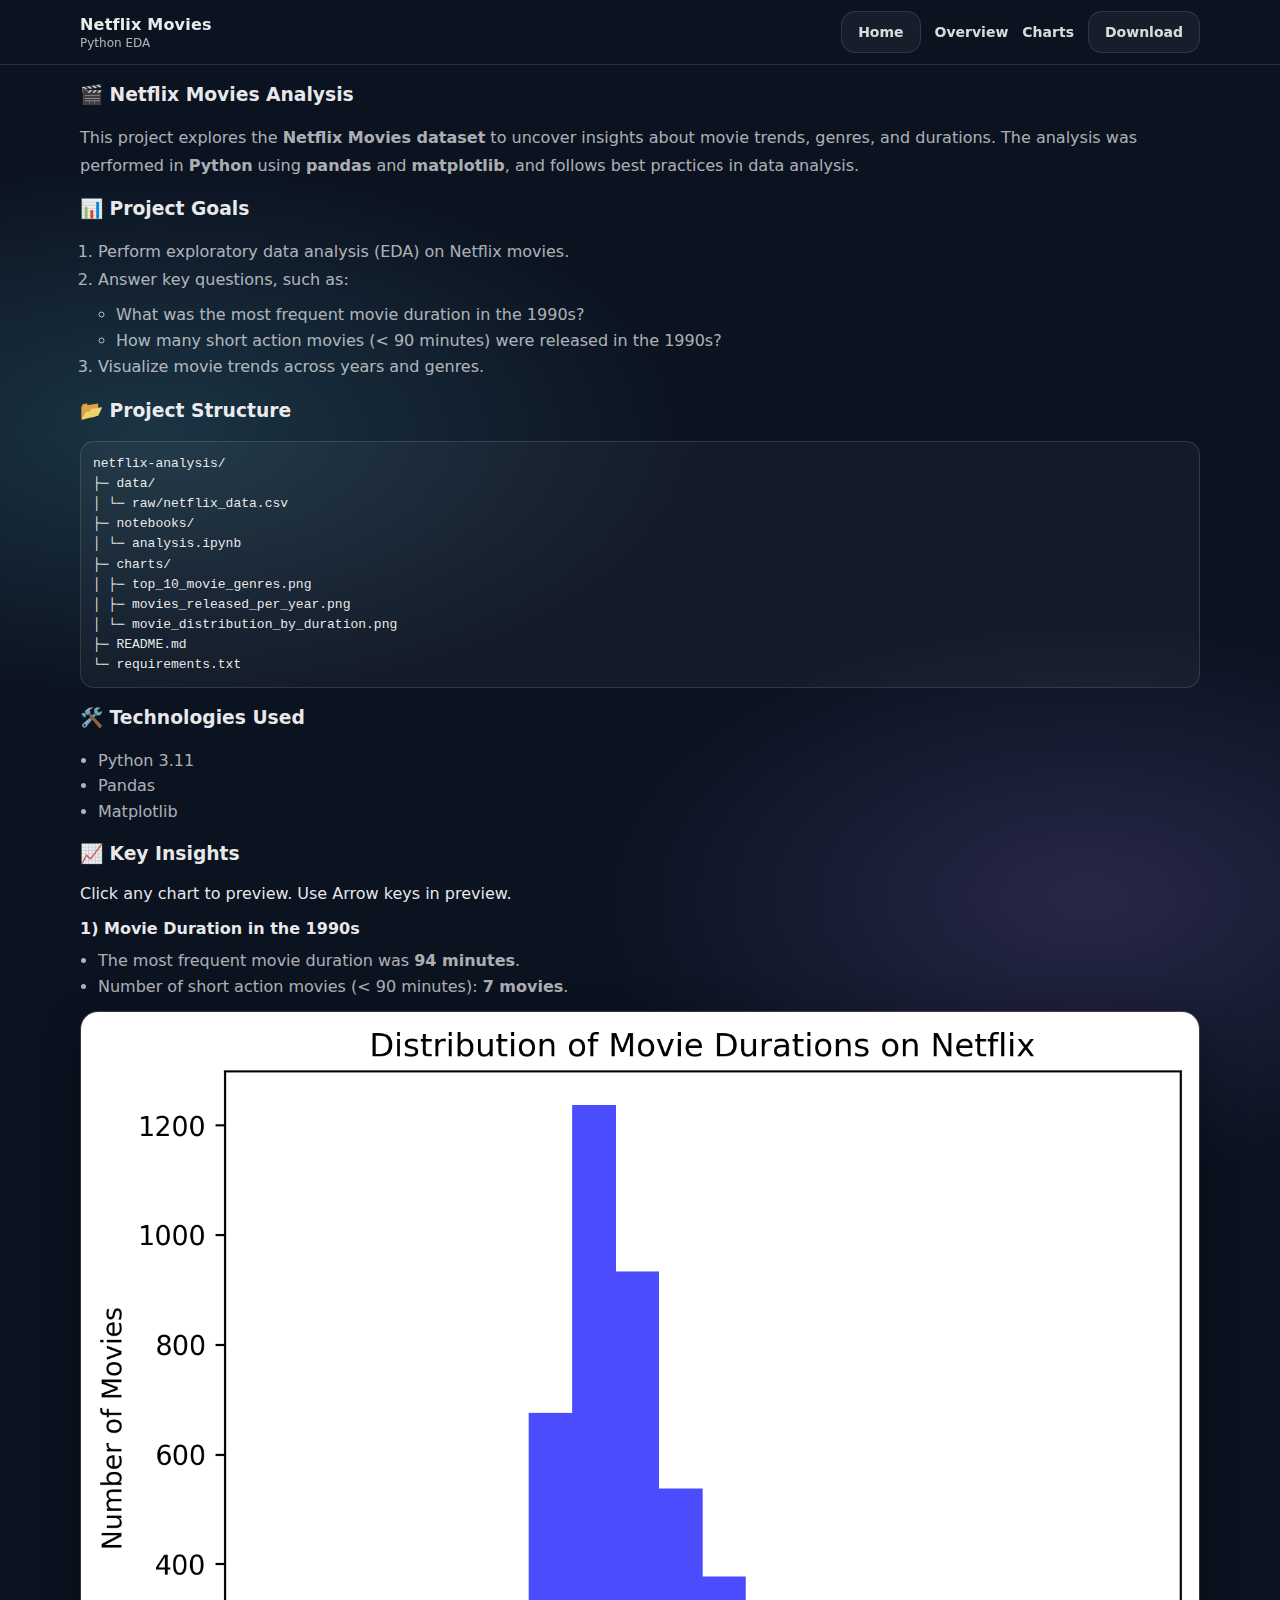
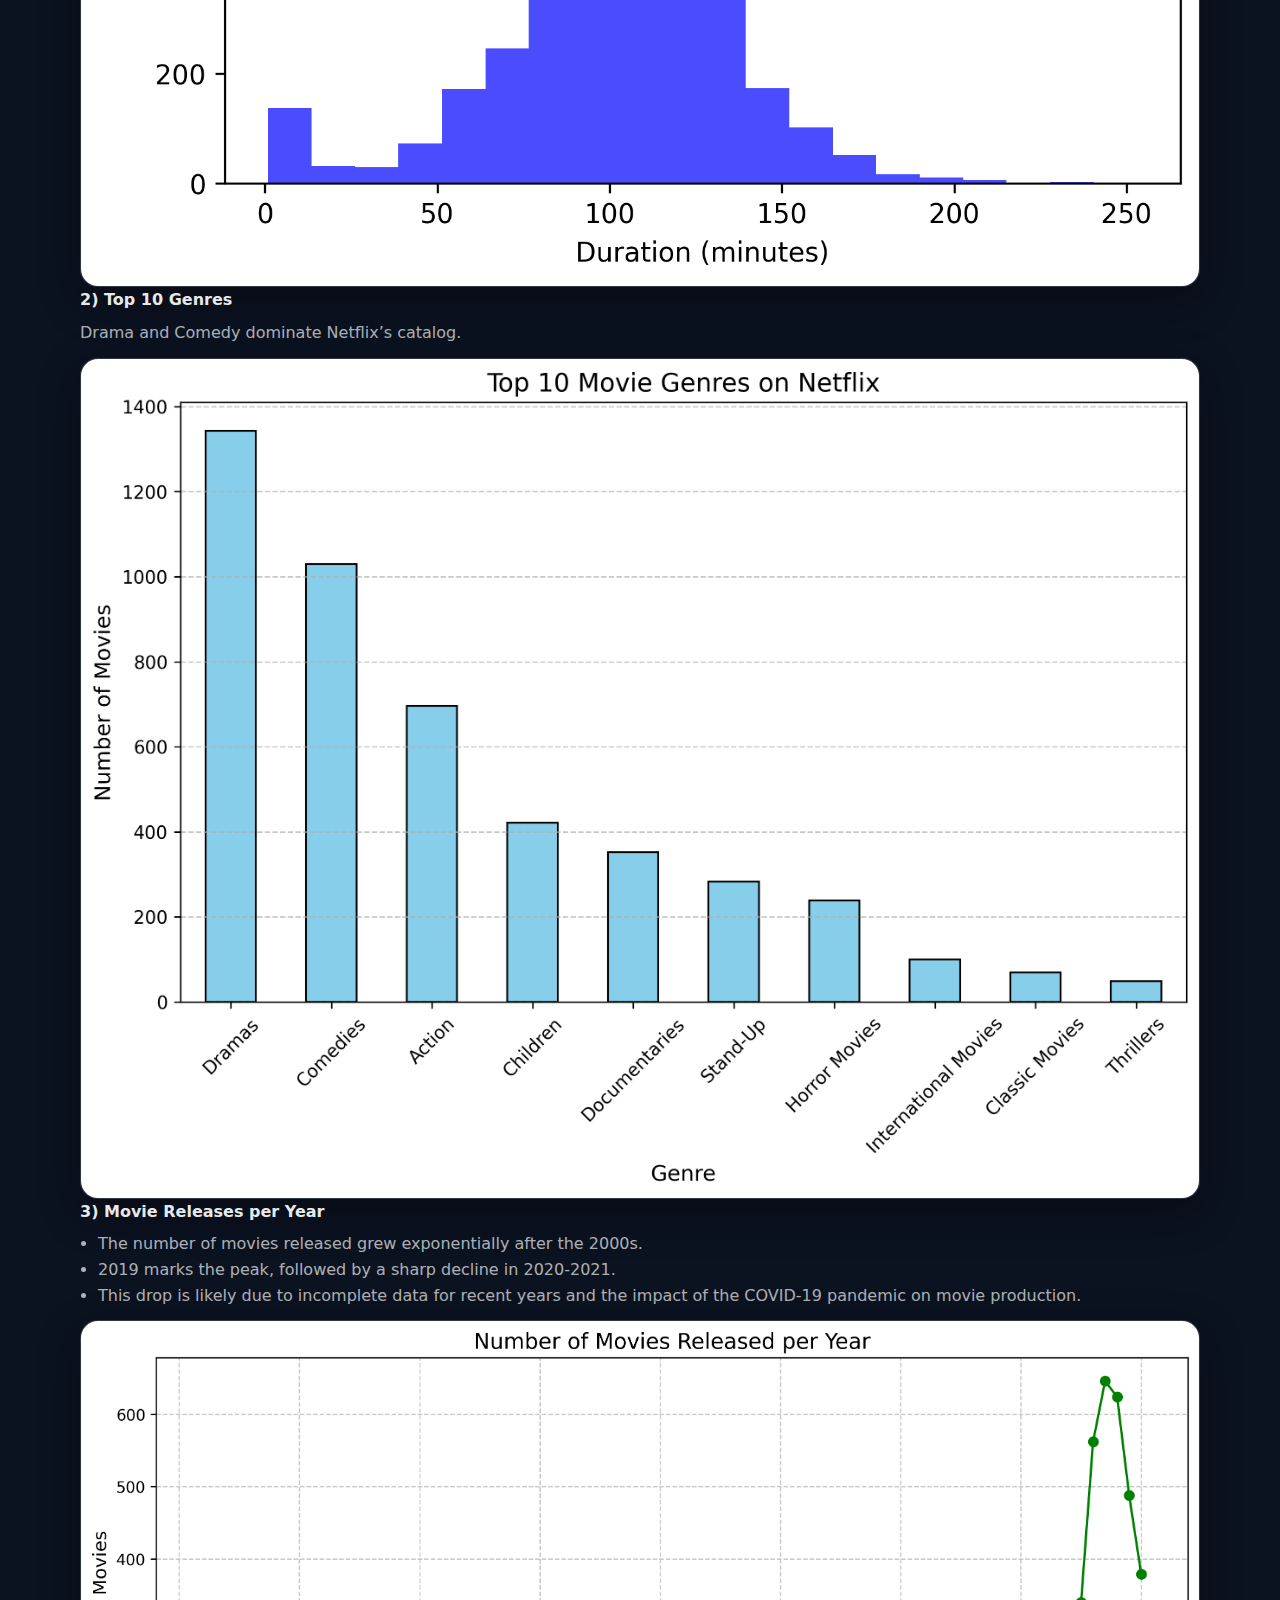
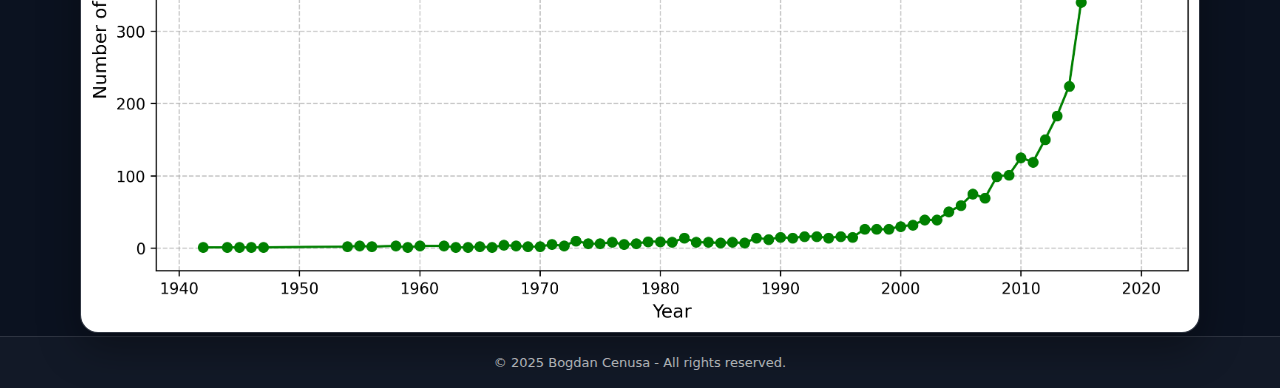
<file: netflix.html>
<!DOCTYPE html>
<html lang="en">
<head>
  <meta charset="UTF-8" />
  <meta name="viewport" content="width=device-width, initial-scale=1.0"/>
  <title>Netflix Movies Analysis</title>
  <link rel="stylesheet" href="css/main.css" />
  <link rel="icon" type="image/png" sizes="32x32" href="assets/icon.png">
</head>

<body>
  <header class="nav">
    <div class="nav__inner">
      <a class="brand" href="index.html" aria-label="Back to portfolio home">
        <div class="brand__title">Netflix Movies</div>
        <div class="brand__subtitle">Python EDA</div>
      </a>

      <button class="nav__burger" id="burger" aria-label="Open menu" aria-expanded="false">☰</button>

      <nav class="nav__links" id="navLinks">
        <a class="btn btn--ghost" href="index.html">Home</a>
        <a href="#overview">Overview</a>
        <a href="#charts">Charts</a>
        <a class="btn btn--ghost" href="Projects/netflix_analysis.zip" download>Download</a>
      </nav>
    </div>
  </header>

  <div class="page-wrapper">
    <div class="container">

      <!-- OVERVIEW -->
      <section class="project-details" id="overview">
        <h3>🎬 Netflix Movies Analysis</h3>
        <p class="muted" style="margin: 10px 0 0; line-height: 1.7;">
          This project explores the <strong>Netflix Movies dataset</strong> to uncover insights about movie trends, genres, and durations.
          The analysis was performed in <strong>Python</strong> using <strong>pandas</strong> and <strong>matplotlib</strong>, and follows best practices in data analysis.
        </p>
      </section>

      <!-- GOALS -->
      <section class="project-steps">
        <h3>📊 Project Goals</h3>
        <ol class="list" style="padding-left: 18px; margin: 0; line-height: 1.75;">
          <li>Perform exploratory data analysis (EDA) on Netflix movies.</li>
          <li>
            Answer key questions, such as:
            <ul class="list" style="margin-top: 8px;">
              <li>What was the most frequent movie duration in the 1990s?</li>
              <li>How many short action movies (&lt; 90 minutes) were released in the 1990s?</li>
            </ul>
          </li>
          <li>Visualize movie trends across years and genres.</li>
        </ol>
      </section>

      <!-- STRUCTURE -->
      <section class="project-steps">
        <h3>📂 Project Structure</h3>
        <pre style="margin: 0; padding: 12px; border-radius: 14px; border: 1px solid var(--border); background: rgba(255,255,255,0.04); overflow-x:auto;">
<code>netflix-analysis/
├─ data/
│ └─ raw/netflix_data.csv
├─ notebooks/
│ └─ analysis.ipynb
├─ charts/
│ ├─ top_10_movie_genres.png
│ ├─ movies_released_per_year.png
│ └─ movie_distribution_by_duration.png
├─ README.md
└─ requirements.txt</code></pre>
      </section>

      <!-- TECH -->
      <section class="project-steps">
        <h3>🛠️ Technologies Used</h3>
        <ul class="list">
          <li>Python 3.11</li>
          <li>Pandas</li>
          <li>Matplotlib</li>
        </ul>
      </section>

      <!-- INSIGHTS + CHARTS -->
      <section class="project-steps" id="charts">
        <h3>📈 Key Insights</h3>
        <p class="section-subtitle">Click any chart to preview. Use Arrow keys in preview.</p>

        <!-- Insight 1 -->
        <div class="dax-measure" style="margin-top: 14px;">
          <h4 style="margin: 0 0 10px;">1) Movie Duration in the 1990s</h4>
          <ul class="list" style="margin: 0 0 12px;">
            <li>The most frequent movie duration was <strong>94 minutes</strong>.</li>
            <li>Number of short action movies (&lt; 90 minutes): <strong>7 movies</strong>.</li>
          </ul>

          <button class="image-block js-preview" data-group="netflix-charts"
            data-img="assets/Netflix/movie_distribution_by_duration.png"
            data-title="Movie distribution by duration"
            data-desc="Distribution of movie durations used to support the 1990s duration insight.">
            <img src="assets/Netflix/movie_distribution_by_duration.png" alt="Movie distribution by duration"
              style="width:auto; max-width:100%; height:auto; margin:0 auto; display:block;">
          </button>
        </div>

        <!-- Insight 2 -->
        <div class="dax-measure">
          <h4 style="margin: 0 0 10px;">2) Top 10 Genres</h4>
          <p class="muted" style="margin: 0 0 12px; line-height: 1.7;">
            Drama and Comedy dominate Netflix’s catalog.
          </p>

          <button class="image-block js-preview" data-group="netflix-charts"
            data-img="assets/Netflix/top_10_movie_genres.png"
            data-title="Top 10 movie genres"
            data-desc="Top genres by count. Highlights catalog composition.">
            <img src="assets/Netflix/top_10_movie_genres.png" alt="Top 10 movie genres"
              style="width:auto; max-width:100%; height:auto; margin:0 auto; display:block;">
          </button>
        </div>

        <!-- Insight 3 -->
        <div class="dax-measure">
          <h4 style="margin: 0 0 10px;">3) Movie Releases per Year</h4>
          <ul class="list" style="margin: 0 0 12px;">
            <li>The number of movies released grew exponentially after the 2000s.</li>
            <li>2019 marks the peak, followed by a sharp decline in 2020-2021.</li>
            <li>This drop is likely due to incomplete data for recent years and the impact of the COVID-19 pandemic on movie production.</li>
          </ul>

          <button class="image-block js-preview" data-group="netflix-charts"
            data-img="assets/Netflix/movies_released_per_year.png"
            data-title="Movies released per year"
            data-desc="Yearly trend. Peak in 2019 and decline afterwards, likely influenced by data completeness and COVID-era disruption.">
            <img src="assets/Netflix/movies_released_per_year.png" alt="Movies released per year"
              style="width:auto; max-width:100%; height:auto; margin:0 auto; display:block;">
          </button>
        </div>

      </section>

      <!-- Modal (needed for previews on this page too) -->
      <div class="modal" id="modal" aria-hidden="true">
        <div class="modal__backdrop" data-close></div>
        <div class="modal__panel" role="dialog" aria-modal="true" aria-label="Preview">
          <button class="modal__close" data-close aria-label="Close">✕</button>
          <img class="modal__img" id="modalImg" alt="">
          <div class="modal__body">
            <h3 id="modalTitle"></h3>
            <p class="muted" id="modalDesc"></p>
          </div>
        </div>
      </div>

    </div>
  </div>

  <footer class="footer">
    <div class="container footer__inner">
      <span>© 2025 Bogdan Cenusa - All rights reserved.</span>
    </div>
  </footer>

  <script src="js/main.js"></script>
</body>
</html>
</file>
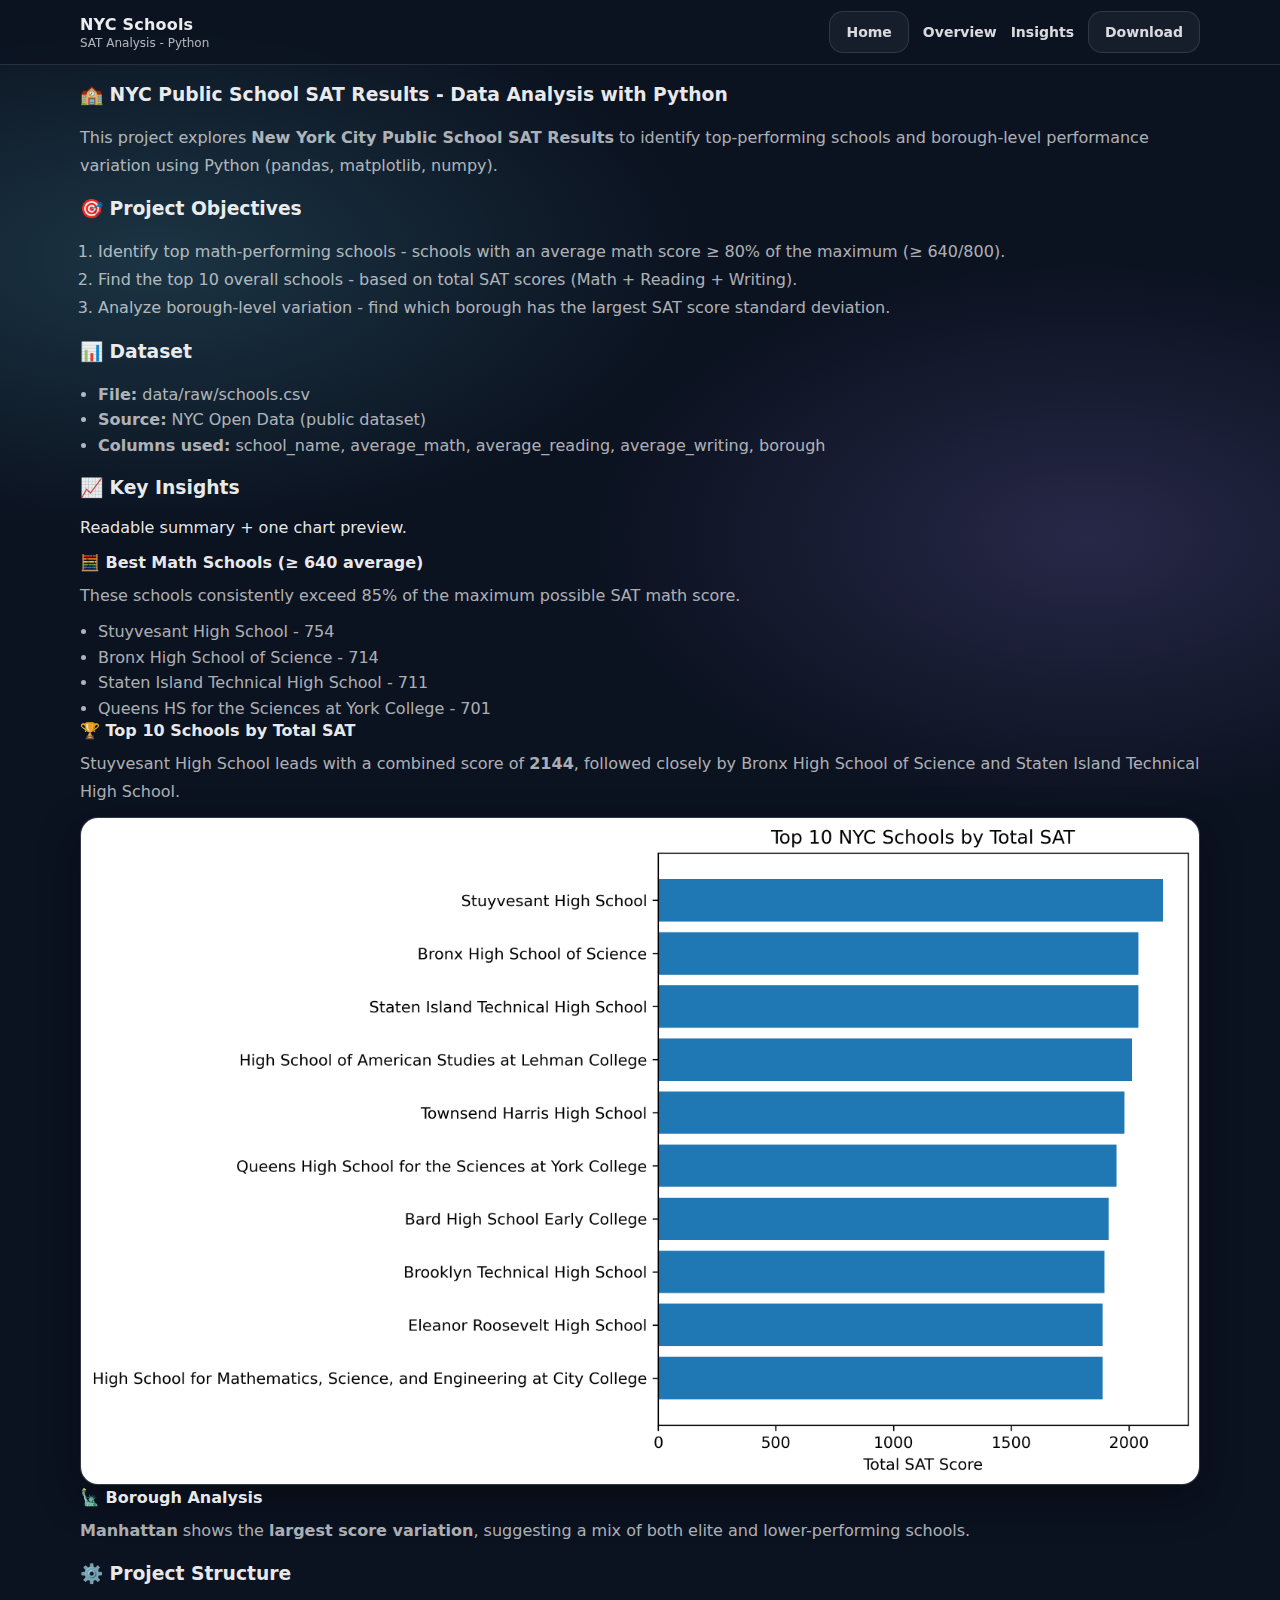
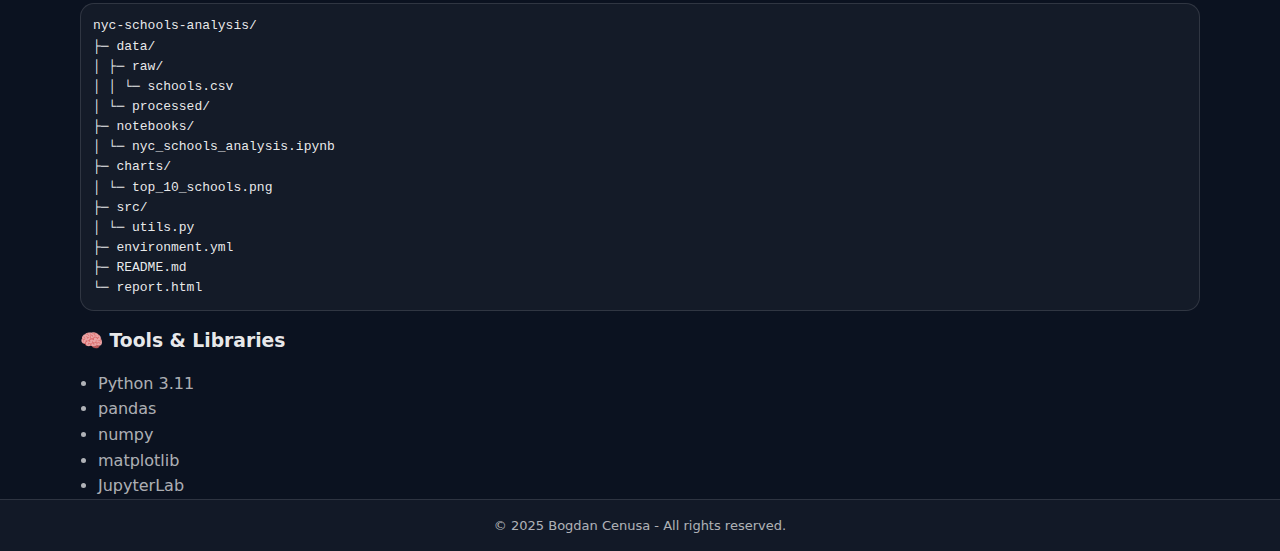
<file: nyc.html>
<!DOCTYPE html>
<html lang="en">
<head>
  <meta charset="UTF-8" />
  <meta name="viewport" content="width=device-width, initial-scale=1.0"/>
  <title>NYC Public School SAT Results</title>
  <link rel="stylesheet" href="css/main.css" />
  <link rel="icon" type="image/png" sizes="32x32" href="assets/icon.png">
</head>

<body>
  <header class="nav">
    <div class="nav__inner">
      <a class="brand" href="index.html" aria-label="Back to portfolio home">
        <div class="brand__title">NYC Schools</div>
        <div class="brand__subtitle">SAT Analysis - Python</div>
      </a>

      <button class="nav__burger" id="burger" aria-label="Open menu" aria-expanded="false">☰</button>

      <nav class="nav__links" id="navLinks">
        <a class="btn btn--ghost" href="index.html">Home</a>
        <a href="#overview">Overview</a>
        <a href="#insights">Insights</a>
        <a class="btn btn--ghost" href="Projects/nyc_schools_analysis.zip" download>Download</a>
      </nav>
    </div>
  </header>

  <div class="page-wrapper">
    <div class="container">

      <!-- OVERVIEW -->
      <section class="project-details" id="overview">
        <h3>🏫 NYC Public School SAT Results - Data Analysis with Python</h3>
        <p class="muted" style="margin: 10px 0 0; line-height: 1.7;">
          This project explores <strong>New York City Public School SAT Results</strong> to identify top-performing schools and borough-level performance variation using Python (pandas, matplotlib, numpy).
        </p>
      </section>

      <!-- OBJECTIVES -->
      <section class="project-steps">
        <h3>🎯 Project Objectives</h3>
        <ol class="list" style="padding-left: 18px; margin: 0; line-height: 1.75;">
          <li>Identify top math-performing schools - schools with an average math score ≥ 80% of the maximum (≥ 640/800).</li>
          <li>Find the top 10 overall schools - based on total SAT scores (Math + Reading + Writing).</li>
          <li>Analyze borough-level variation - find which borough has the largest SAT score standard deviation.</li>
        </ol>
      </section>

      <!-- DATASET -->
      <section class="project-steps">
        <h3>📊 Dataset</h3>
        <ul class="list">
          <li><strong>File:</strong> data/raw/schools.csv</li>
          <li><strong>Source:</strong> NYC Open Data (public dataset)</li>
          <li><strong>Columns used:</strong> school_name, average_math, average_reading, average_writing, borough</li>
        </ul>
      </section>

      <!-- INSIGHTS -->
      <section class="project-steps" id="insights">
        <h3>📈 Key Insights</h3>
        <p class="section-subtitle">Readable summary + one chart preview.</p>

        <div class="dax-measure" style="margin-top: 14px;">
          <h4 style="margin: 0 0 10px;">🧮 Best Math Schools (≥ 640 average)</h4>
          <p class="muted" style="margin: 0 0 10px; line-height: 1.7;">
            These schools consistently exceed 85% of the maximum possible SAT math score.
          </p>
          <ul class="list" style="margin: 0;">
            <li>Stuyvesant High School - 754</li>
            <li>Bronx High School of Science - 714</li>
            <li>Staten Island Technical High School - 711</li>
            <li>Queens HS for the Sciences at York College - 701</li>
          </ul>
        </div>

        <div class="dax-measure">
          <h4 style="margin: 0 0 10px;">🏆 Top 10 Schools by Total SAT</h4>
          <p class="muted" style="margin: 0 0 12px; line-height: 1.7;">
            Stuyvesant High School leads with a combined score of <strong>2144</strong>, followed closely by Bronx High School of Science and Staten Island Technical High School.
          </p>

          <button class="image-block js-preview" data-group="nyc-charts"
            data-img="assets/NYC/top_10_schools.png"
            data-title="Top 10 Schools by Total SAT"
            data-desc="Top 10 ranked by total SAT score (Math + Reading + Writing).">
            <img src="assets/NYC/top_10_schools.png" alt="Top 10 Schools by Total SAT"
              style="width:auto; max-width:100%; height:auto; margin:0 auto; display:block;">
          </button>
        </div>

        <div class="dax-measure">
          <h4 style="margin: 0 0 10px;">🗽 Borough Analysis</h4>
          <p class="muted" style="margin: 0; line-height: 1.7;">
            <strong>Manhattan</strong> shows the <strong>largest score variation</strong>, suggesting a mix of both elite and lower-performing schools.
          </p>
        </div>
      </section>

      <!-- STRUCTURE -->
      <section class="project-steps">
        <h3>⚙️ Project Structure</h3>
        <pre style="margin: 0; padding: 12px; border-radius: 14px; border: 1px solid var(--border); background: rgba(255,255,255,0.04); overflow-x:auto;">
<code>nyc-schools-analysis/
├─ data/
│ ├─ raw/
│ │ └─ schools.csv
│ └─ processed/
├─ notebooks/
│ └─ nyc_schools_analysis.ipynb
├─ charts/
│ └─ top_10_schools.png
├─ src/
│ └─ utils.py
├─ environment.yml
├─ README.md
└─ report.html</code></pre>
      </section>

      <!-- TOOLS -->
      <section class="project-steps">
        <h3>🧠 Tools & Libraries</h3>
        <ul class="list">
          <li>Python 3.11</li>
          <li>pandas</li>
          <li>numpy</li>
          <li>matplotlib</li>
          <li>JupyterLab</li>
        </ul>
      </section>

      <!-- Modal -->
      <div class="modal" id="modal" aria-hidden="true">
        <div class="modal__backdrop" data-close></div>
        <div class="modal__panel" role="dialog" aria-modal="true" aria-label="Preview">
          <button class="modal__close" data-close aria-label="Close">✕</button>
          <img class="modal__img" id="modalImg" alt="">
          <div class="modal__body">
            <h3 id="modalTitle"></h3>
            <p class="muted" id="modalDesc"></p>
          </div>
        </div>
      </div>

    </div>
  </div>

  <footer class="footer">
    <div class="container footer__inner">
      <span>© 2025 Bogdan Cenusa - All rights reserved.</span>
    </div>
  </footer>

  <script src="js/main.js"></script>
</body>
</html>
</file>
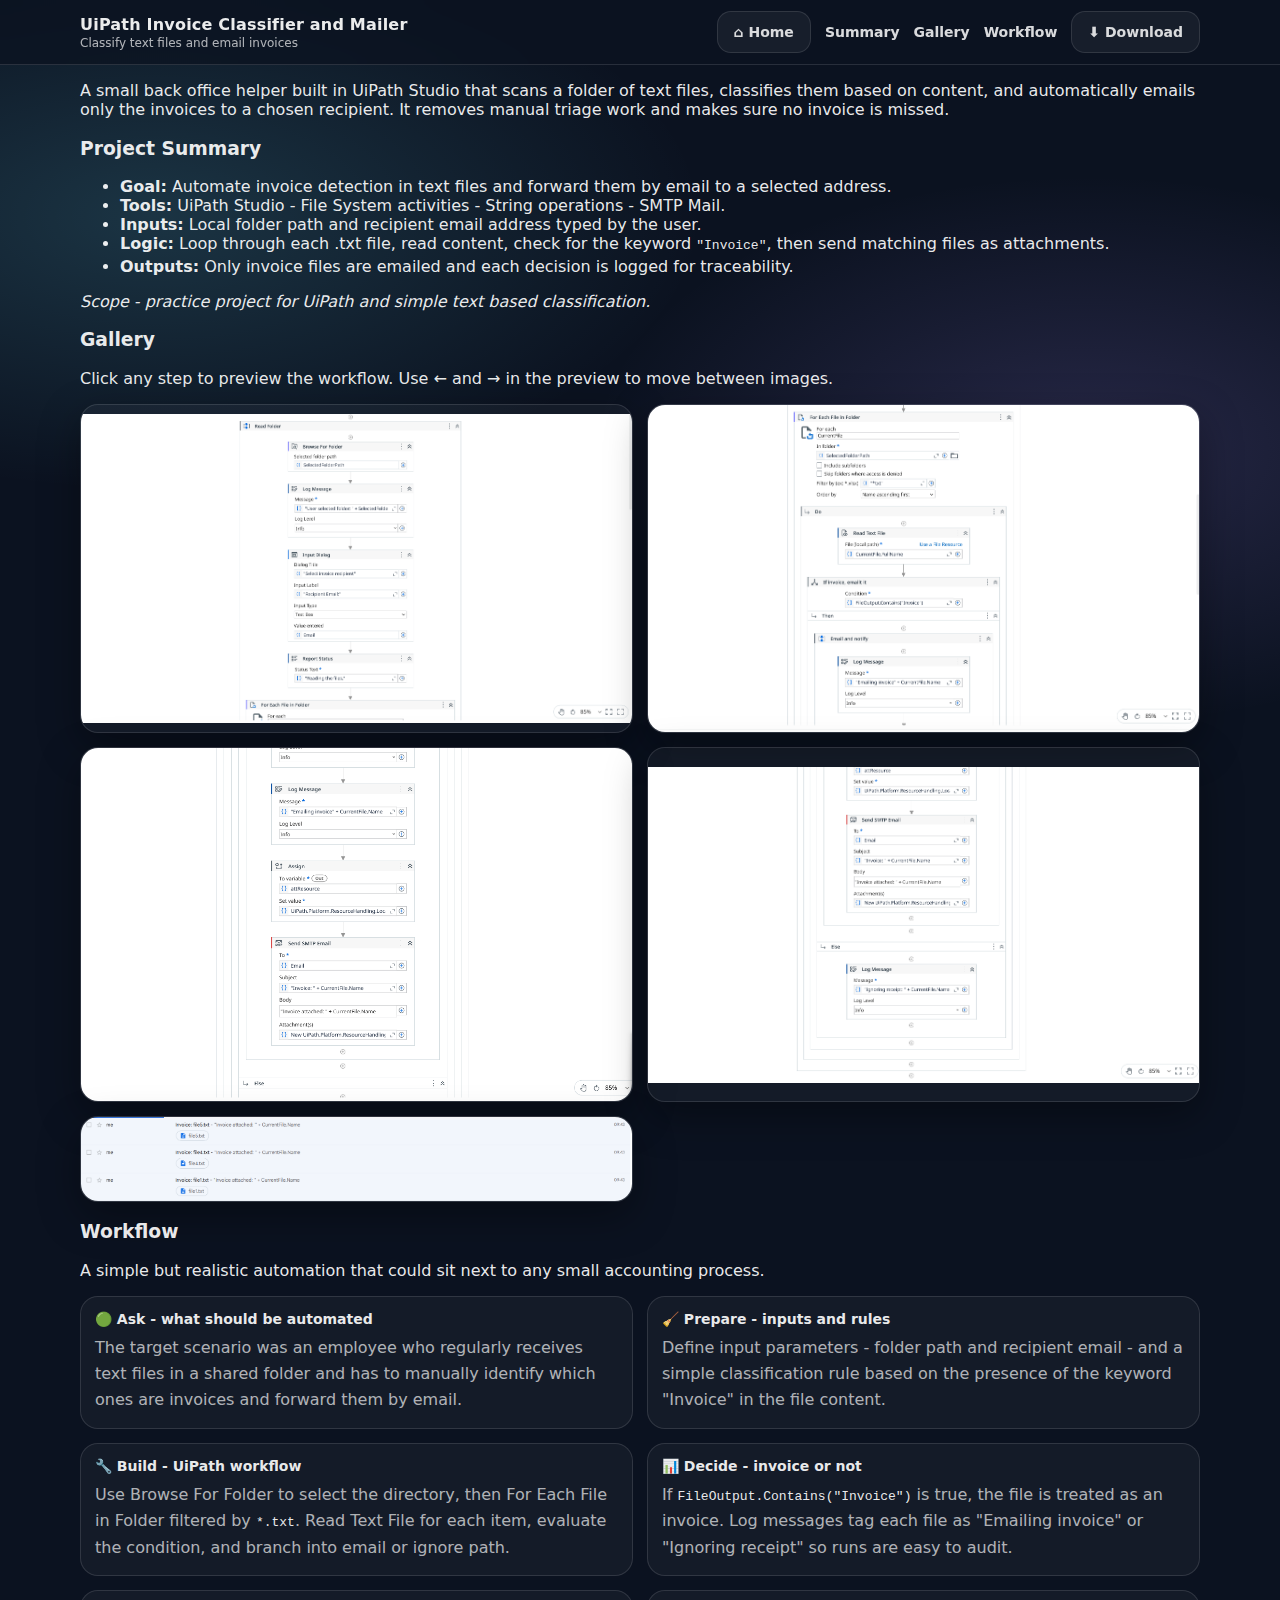
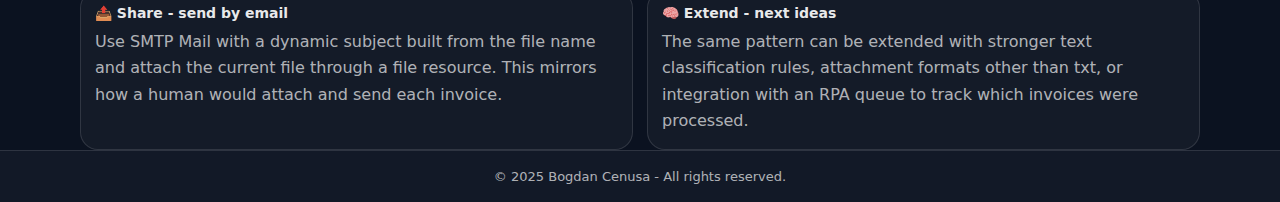
<file: uipath_invoices.html>
<!DOCTYPE html>
<html lang="en">
<head>
  <meta charset="UTF-8" />
  <meta name="viewport" content="width=device-width, initial-scale=1.0"/>
  <title>UiPath - Invoice Classifier and Mailer</title>
  <link rel="stylesheet" href="css/main.css" />
  <link rel="icon" type="image/png" sizes="32x32" href="assets/icon.png">
</head>

<body>
  <!-- Navbar -->
  <header class="nav">
    <div class="nav__inner">
      <a class="brand" href="index.html" aria-label="Back to portfolio home">
        <div class="brand__title">UiPath Invoice Classifier and Mailer</div>
        <div class="brand__subtitle">Classify text files and email invoices</div>
      </a>

      <button class="nav__burger" id="burger" aria-label="Open menu" aria-expanded="false">☰</button>

      <nav class="nav__links" id="navLinks">
        <a class="btn btn--ghost" href="index.html">⌂ Home</a>
        <a href="#summary">Summary</a>
        <a href="#gallery">Gallery</a>
        <a href="#workflow">Workflow</a>
        <a class="btn btn--ghost" href="Projects/uipath_invoice_classifier.zip" download>⬇ Download</a>
      </nav>
    </div>
  </header>

  <div class="page-wrapper">
    <div class="container">

      <!-- Description -->
      <section class="project-description">
        <p>
          A small back office helper built in UiPath Studio that scans a folder of text files,
          classifies them based on content, and automatically emails only the invoices to a chosen recipient.
          It removes manual triage work and makes sure no invoice is missed.
        </p>
      </section>

      <!-- Summary -->
      <section class="project-details" id="summary">
        <h3>Project Summary</h3>
        <ul>
          <li><strong>Goal:</strong> Automate invoice detection in text files and forward them by email to a selected address.</li>
          <li><strong>Tools:</strong> UiPath Studio - File System activities - String operations - SMTP Mail.</li>
          <li><strong>Inputs:</strong> Local folder path and recipient email address typed by the user.</li>
          <li><strong>Logic:</strong> Loop through each .txt file, read content, check for the keyword <code>"Invoice"</code>, then send matching files as attachments.</li>
          <li><strong>Outputs:</strong> Only invoice files are emailed and each decision is logged for traceability.</li>
        </ul>
        <div class="project-date">
          <em>Scope - practice project for UiPath and simple text based classification.</em>
        </div>
      </section>

      <!-- Gallery -->
      <section class="project-steps" id="gallery">
        <h3>Gallery</h3>
        <p class="section-subtitle">
          Click any step to preview the workflow. Use ← and → in the preview to move between images.
        </p>

        <div class="gallery">
          <button class="image-block js-preview"
            data-group="uipath-gallery"
            data-img="assets/UiPath/uipath1.png"
            data-title="High level workflow"
            data-desc="The main workflow - select folder, read files, classify invoices, send emails and log decisions.">
            <img src="assets/UiPath/uipath1.png" alt="UiPath workflow overview"
              style="width:auto; max-width:100%; height:auto; margin:0 auto; display:block;">
          </button>

          <button class="image-block js-preview"
            data-group="uipath-gallery"
            data-img="assets/UiPath/uipath2.png"
            data-title="Folder selection and email input"
            data-desc="Browse For Folder, log the choice, then prompt the user for the invoice recipient email address.">
            <img src="assets/UiPath/uipath2.png" alt="UiPath folder selection and input dialog"
              style="width:auto; max-width:100%; height:auto; margin:0 auto; display:block;">
          </button>

          <button class="image-block js-preview"
            data-group="uipath-gallery"
            data-img="assets/UiPath/uipath3.png"
            data-title="Loop through text files"
            data-desc="For Each File in Folder, read the text content and decide if the file is an invoice based on the keyword check.">
            <img src="assets/UiPath/uipath3.png" alt="UiPath loop through text files"
              style="width:auto; max-width:100%; height:auto; margin:0 auto; display:block;">
          </button>

          <button class="image-block js-preview"
            data-group="uipath-gallery"
            data-img="assets/UiPath/uipath4.png"
            data-title="Email invoice and log"
            data-desc="If the file is an invoice, create an attachment resource, send SMTP email and write a log line for observability.">
            <img src="assets/UiPath/uipath4.png" alt="UiPath SMTP email block"
              style="width:auto; max-width:100%; height:auto; margin:0 auto; display:block;">
          </button>

          <button class="image-block js-preview"
            data-group="uipath-gallery"
            data-img="assets/UiPath/uipath_output.png"
            data-title="Result in inbox"
            data-desc="Final result - only invoice files arrive in the mailbox, one email per invoice, with clear subjects and attachments.">
            <img src="assets/UiPath/uipath_output.png" alt="Gmail inbox with invoices received"
              style="width:auto; max-width:100%; height:auto; margin:0 auto; display:block;">
          </button>
        </div>
      </section>

      <!-- Workflow explanation -->
      <section class="project-steps" id="workflow">
        <h3>Workflow</h3>
        <p class="section-subtitle">
          A simple but realistic automation that could sit next to any small accounting process.
        </p>

        <div class="steps-grid">
          <div class="step">
            <h4>🟢 Ask - what should be automated</h4>
            <p>
              The target scenario was an employee who regularly receives text files in a shared folder and has to manually identify which ones are invoices and forward them by email.
            </p>
          </div>

          <div class="step">
            <h4>🧹 Prepare - inputs and rules</h4>
            <p>
              Define input parameters - folder path and recipient email - and a simple classification rule based on
              the presence of the keyword "Invoice" in the file content.
            </p>
          </div>

          <div class="step">
            <h4>🔧 Build - UiPath workflow</h4>
            <p>
              Use Browse For Folder to select the directory, then For Each File in Folder filtered by <code>*.txt</code>.
              Read Text File for each item, evaluate the condition, and branch into email or ignore path.
            </p>
          </div>

          <div class="step">
            <h4>📊 Decide - invoice or not</h4>
            <p>
              If <code>FileOutput.Contains("Invoice")</code> is true, the file is treated as an invoice.
              Log messages tag each file as "Emailing invoice" or "Ignoring receipt" so runs are easy to audit.
            </p>
          </div>

          <div class="step">
            <h4>📤 Share - send by email</h4>
            <p>
              Use SMTP Mail with a dynamic subject built from the file name and attach the current file
              through a file resource. This mirrors how a human would attach and send each invoice.
            </p>
          </div>

          <div class="step">
            <h4>🧠 Extend - next ideas</h4>
            <p>
              The same pattern can be extended with stronger text classification rules, attachment formats other than txt,
              or integration with an RPA queue to track which invoices were processed.
            </p>
          </div>
        </div>
      </section>

    </div>
  </div>

  <!-- Shared modal for previews -->
  <div class="modal" id="modal" aria-hidden="true">
    <div class="modal__backdrop" data-close></div>
    <div class="modal__panel" role="dialog" aria-modal="true" aria-label="Preview">
      <button class="modal__close" data-close aria-label="Close">✕</button>
      <button class="modal__nav modal__nav--prev" id="modalPrev" aria-label="Previous">←</button>
      <button class="modal__nav modal__nav--next" id="modalNext" aria-label="Next">→</button>

      <img class="modal__img" id="modalImg" alt="">
      <div class="modal__body" id="modalBody">
        <h3 id="modalTitle"></h3>
        <p class="muted" id="modalDesc"></p>
      </div>
    </div>
  </div>

  <footer class="footer">
    <div class="container footer__inner">
      <span>© 2025 Bogdan Cenusa - All rights reserved.</span>
    </div>
  </footer>

  <script src="js/main.js"></script>
</body>
</html>
</file>
<file: css/main.css>
/* CSS comments must be in English only */

:root{
  --bg: #0b1220;
  --panel: rgba(255,255,255,0.06);
  --panel2: rgba(255,255,255,0.09);
  --text: rgba(255,255,255,0.92);
  --muted: rgba(255,255,255,0.68);
  --border: rgba(255,255,255,0.12);
  --shadow: 0 14px 40px rgba(0,0,0,0.35);
  --accent: #6ee7ff;
  --accent2: #a78bfa;
  --radius: 18px;
  --container: 1120px;
}

*{ box-sizing: border-box; }
html{ scroll-behavior: smooth; }
body{
  margin: 0;
  font-family: ui-sans-serif, system-ui, -apple-system, Segoe UI, Roboto, Helvetica, Arial;
  background:
    radial-gradient(1000px 500px at 12% 12%, rgba(110,231,255,0.16), transparent 55%),
    radial-gradient(900px 500px at 85% 25%, rgba(167,139,250,0.18), transparent 55%),
    var(--bg);
  color: var(--text);
}

img{ max-width: 100%; display: block; }

.container{
  width: min(var(--container), calc(100% - 32px));
  margin: 0 auto;
}

.muted{ color: var(--muted); }

.accent{
  background: linear-gradient(90deg, var(--accent), var(--accent2));
  -webkit-background-clip: text;
  background-clip: text;
  color: transparent;
}

/* Navbar */
.nav{
  position: sticky;
  top: 0;
  z-index: 50;
  backdrop-filter: blur(12px);
  background: rgba(11,18,32,0.72);
  border-bottom: 1px solid var(--border);
}
.nav__inner{
  width: min(var(--container), calc(100% - 32px));
  margin: 0 auto;
  min-height: 64px;
  display: flex;
  align-items: center;
  justify-content: space-between;
  gap: 16px;
}
.brand{
  text-decoration: none;
  color: var(--text);
  display: grid;
  gap: 2px;
}
.brand__title{ font-weight: 800; letter-spacing: 0.2px; }
.brand__subtitle{ font-size: 12px; color: var(--muted); }

.nav__links{
  display: flex;
  align-items: center;
  gap: 14px;
}
.nav__links a{
  text-decoration: none;
  color: var(--text);
  font-weight: 600;
  font-size: 14px;
  opacity: 0.92;
}
.nav__links a:hover{ opacity: 1; }

.nav__burger{
  display: none;
  border: 1px solid var(--border);
  background: var(--panel);
  color: var(--text);
  border-radius: 12px;
  padding: 8px 10px;
  cursor: pointer;
}

/* Buttons */
.btn{
  display: inline-flex;
  align-items: center;
  justify-content: center;
  gap: 10px;
  padding: 12px 16px;
  border-radius: 14px;
  border: 1px solid transparent;
  background: linear-gradient(90deg, rgba(110,231,255,0.9), rgba(167,139,250,0.9));
  color: #07101c;
  font-weight: 800;
  text-decoration: none;
  cursor: pointer;
  box-shadow: 0 12px 26px rgba(0,0,0,0.28);
}
.btn--ghost{
  background: var(--panel);
  border-color: var(--border);
  color: var(--text);
  box-shadow: none;
}
.btn--sm{
  padding: 10px 12px;
  border-radius: 12px;
  font-size: 14px;
}

.pill{
  display: inline-flex;
  align-items: center;
  padding: 8px 12px;
  border: 1px solid var(--border);
  border-radius: 999px;
  background: rgba(255,255,255,0.04);
  color: var(--muted);
  font-size: 13px;
}
.pill--soft{
  background: rgba(110,231,255,0.12);
  border-color: rgba(110,231,255,0.18);
  color: rgba(110,231,255,0.9);
  font-weight: 700;
}

/* Hero (index) */
.hero{ padding: 46px 0 18px; }
.hero__grid{
  display: grid;
  grid-template-columns: 1.15fr 0.85fr;
  gap: 18px;
  align-items: start;
}
.hero__title{
  margin: 14px 0 10px;
  font-size: clamp(30px, 4vw, 44px);
  line-height: 1.05;
  letter-spacing: -0.6px;
}
.hero__text{
  margin: 0 0 16px;
  color: var(--muted);
  font-size: 15.5px;
  line-height: 1.55;
  max-width: 62ch;
}
.hero__cta{
  display: flex;
  gap: 12px;
  flex-wrap: wrap;
  margin: 12px 0 18px;
}
.hero__meta{
  display: grid;
  grid-template-columns: repeat(3, 1fr);
  gap: 10px;
}
.stat{
  border: 1px solid var(--border);
  background: rgba(255,255,255,0.04);
  border-radius: var(--radius);
  padding: 14px 14px;
}
.stat__kpi{ font-size: 20px; font-weight: 900; }
.stat__label{ font-size: 12px; color: var(--muted); margin-top: 4px; }

.card{
  border: 1px solid var(--border);
  background: rgba(255,255,255,0.05);
  border-radius: var(--radius);
  box-shadow: var(--shadow);
}
.card__body{ padding: 16px; }
.card__title{ margin: 0 0 6px; font-size: 16px; }
.card__subtitle{ margin: 0 0 12px; color: var(--muted); }

/* Profile image */
.avatar{
  width: 100%;
  aspect-ratio: 16 / 10;
  object-fit: cover;
  object-position: 50% 50%;
  filter: contrast(1.04) saturate(0.95) brightness(0.97);
}

/* Subtle gradient overlay */
.card--profile{ position: relative; overflow: hidden; }
.card--profile::after{
  content: "";
  position: absolute;
  inset: 0;
  background: linear-gradient(to top, rgba(11,18,32,0.55), rgba(11,18,32,0.15), rgba(11,18,32,0));
  pointer-events: none;
}

.chips{ display: flex; flex-wrap: wrap; gap: 8px; }
.chip{
  font-size: 12px;
  padding: 6px 10px;
  border-radius: 999px;
  border: 1px solid var(--border);
  background: rgba(255,255,255,0.04);
  color: var(--muted);
  font-weight: 700;
}

/* Certificates */
.certs{
  display: grid;
  grid-template-columns: 1fr 1fr;
  gap: 10px;
}
.cert{
  width: 100%;
  border: 1px solid var(--border);
  background: rgba(255,255,255,0.04);
  border-radius: 14px;
  padding: 10px;
  color: var(--text);
  cursor: pointer;
  text-align: left;
  display: grid;
  gap: 8px;
}
.cert img{
  width: 100%;
  aspect-ratio: 16/10;
  object-fit: contain;
  background: rgba(255,255,255,0.92);
  padding: 10px;
  border-radius: 12px;
  border: 1px solid var(--border);
}
.cert span{
  display: block;
  margin-top: 8px;
  font-size: 12px;
  color: var(--muted);
  font-weight: 700;
}

/* Sections */
.section{ padding: 34px 0; }
.section--alt{
  background: rgba(255,255,255,0.03);
  border-top: 1px solid var(--border);
  border-bottom: 1px solid var(--border);
}
.section__head{
  display: grid;
  gap: 6px;
  margin-bottom: 16px;
}
.section__head h2{
  margin: 0;
  font-size: 20px;
  letter-spacing: -0.2px;
}

.about{
  display: grid;
  grid-template-columns: 1fr 1fr;
  gap: 14px;
}
.list{
  margin: 0;
  padding-left: 18px;
  color: var(--muted);
  line-height: 1.6;
}
.about__actions{
  display: flex;
  gap: 10px;
  flex-wrap: wrap;
  margin-top: 12px;
}

/* Filters */
.filters{
  display: flex;
  gap: 10px;
  flex-wrap: wrap;
  margin-bottom: 14px;
}
.filter{
  padding: 10px 12px;
  border-radius: 999px;
  border: 1px solid var(--border);
  background: rgba(255,255,255,0.04);
  color: var(--muted);
  font-weight: 800;
  cursor: pointer;
}
.filter.is-active{
  color: #07101c;
  background: linear-gradient(90deg, rgba(110,231,255,0.9), rgba(167,139,250,0.9));
  border-color: transparent;
}

/* Featured */
.featured{ margin: 10px 0 16px; }
.featured__card{
  display: grid;
  grid-template-columns: 1fr 1fr;
  gap: 14px;
  border: 1px solid var(--border);
  border-radius: var(--radius);
  background: rgba(255,255,255,0.05);
  overflow: hidden;
  text-decoration: none;
  color: var(--text);
  box-shadow: var(--shadow);
}
.featured__img img{
  width: 100%;
  height: 100%;
  object-fit: cover;
  min-height: 230px;
}
.featured__body{
  padding: 16px;
  display: grid;
  gap: 10px;
  align-content: start;
}
.tags{ display: flex; flex-wrap: wrap; gap: 8px; }
.tag{
  font-size: 12px;
  padding: 6px 10px;
  border-radius: 999px;
  border: 1px solid var(--border);
  background: rgba(255,255,255,0.04);
  color: var(--muted);
  font-weight: 800;
}
.featured__cta{ margin-top: 4px; }

/* Projects grid */
.grid{
  display: grid;
  grid-template-columns: repeat(2, 1fr);
  gap: 14px;
}
.project{
  border: 1px solid var(--border);
  border-radius: var(--radius);
  background: rgba(255,255,255,0.05);
  overflow: hidden;
  box-shadow: var(--shadow);
  transition: transform 180ms ease, border-color 180ms ease;
}
.project:hover{
  transform: translateY(-4px);
  border-color: rgba(110,231,255,0.22);
}
.project__media{
  width: 100%;
  border: 0;
  padding: 0;
  background: transparent;
  cursor: pointer;
}
.project__media img{
  width: 100%;
  aspect-ratio: 16/10;
  object-fit: cover;
  border-bottom: 1px solid var(--border);
}
.project__body{
  padding: 14px;
  display: grid;
  gap: 10px;
}
.project__body h3{ margin: 0; font-size: 16px; }
.project__body .btn{ width: fit-content; }

/* Timeline */
.timeline{ display: grid; gap: 12px; }
.t-item{
  display: grid;
  grid-template-columns: 20px 1fr;
  gap: 12px;
  align-items: start;
}
.t-dot{
  width: 12px;
  height: 12px;
  border-radius: 999px;
  background: linear-gradient(90deg, var(--accent), var(--accent2));
  margin-top: 22px;
}
.t-head{ display: grid; gap: 4px; margin-bottom: 8px; }
.t-head h3{ margin: 0; font-size: 16px; }

/* Project pages: hero */
.page-wrapper{ min-height: 100vh; display: flex; flex-direction: column; }
.project-hero{ padding: 28px 0 10px; }
.project-hero__grid{
  display: grid;
  grid-template-columns: 1.1fr 0.9fr;
  gap: 14px;
  align-items: start;
}
.project-hero__title{
  margin: 10px 0 8px;
  font-size: clamp(26px, 3.2vw, 38px);
  line-height: 1.08;
  letter-spacing: -0.5px;
}
.project-hero__text{
  margin: 0;
  line-height: 1.6;
  max-width: 70ch;
}
.project-hero__cta{
  display: flex;
  gap: 10px;
  flex-wrap: wrap;
  margin-top: 14px;
}

/* Project pages: KPI mini list */
.kpis{
  display: grid;
  gap: 10px;
}
.kpi{
  border: 1px solid var(--border);
  border-radius: 14px;
  background: rgba(255,255,255,0.04);
  padding: 12px;
}
.kpi__label{ font-size: 12px; color: var(--muted); }
.kpi__value{ font-size: 14px; font-weight: 800; margin-top: 4px; }

/* Inline actions */
.inline-actions{
  display: flex;
  gap: 10px;
  flex-wrap: wrap;
  margin-top: 12px;
}

/* Gallery buttons */
.gallery{
  display: grid;
  grid-template-columns: repeat(2, 1fr);
  gap: 14px;
  margin-top: 10px;
}
.gallery--tight{ grid-template-columns: repeat(2, 1fr); }
.image-card{
  border: 1px solid var(--border);
  border-radius: var(--radius);
  background: rgba(255,255,255,0.04);
  overflow: hidden;
  box-shadow: var(--shadow);
  cursor: pointer;
  padding: 0;
}
.image-card img{
  width: 100%;
  height: auto;
  display: block;
  transition: transform 180ms ease;
}
.image-card:hover img{ transform: scale(1.01); }

/* Code blocks */
.code-grid{
  display: grid;
  grid-template-columns: 1fr 1fr;
  gap: 14px;
}
.code-card{
  border: 1px solid var(--border);
  border-radius: var(--radius);
  background: rgba(255,255,255,0.05);
  box-shadow: var(--shadow);
  padding: 14px;
}
.code-card__title{
  margin: 0 0 10px;
  font-size: 14px;
  font-weight: 900;
}
pre{
  margin: 0;
  padding: 12px;
  border-radius: 14px;
  border: 1px solid var(--border);
  background: rgba(255,255,255,0.04);
  overflow-x: auto;
}
code{
  color: var(--text);
  font-family: ui-monospace, SFMono-Regular, Menlo, Monaco, Consolas, "Liberation Mono", "Courier New", monospace;
  font-size: 13px;
  line-height: 1.55;
}
.small-note{
  margin-top: 12px;
  font-size: 13px;
}

/* Workflow */
.steps-grid{
  display: grid;
  grid-template-columns: 1fr 1fr;
  gap: 14px;
}
.step{
  border: 1px solid var(--border);
  border-radius: var(--radius);
  background: rgba(255,255,255,0.04);
  padding: 14px;
}
.step h4{ margin: 0 0 8px; font-size: 14px; }
.step p{ margin: 0; color: var(--muted); line-height: 1.65; }

/* Button group */
.button-group{
  display: flex;
  gap: 12px;
  flex-wrap: wrap;
  margin: 18px 0 10px;
}

/* Modal */
.modal{
  position: fixed;
  inset: 0;
  display: none;
  z-index: 100;
}
.modal.is-open{ display: block; }

.modal__backdrop{
  position: absolute;
  inset: 0;
  background: rgba(0,0,0,0.78);
}

.modal__panel{
  position: relative;
  width: min(1200px, calc(100% - 24px));
  height: min(92vh, 920px);
  margin: 4vh auto;
  border-radius: var(--radius);
  border: 1px solid var(--border);
  background: rgba(11,18,32,0.96);
  backdrop-filter: blur(10px);
  overflow: hidden;
  box-shadow: var(--shadow);

  display: flex;
  flex-direction: column;
}

.modal__close{
  position: absolute;
  top: 12px;
  right: 12px;
  border: 1px solid var(--border);
  background: rgba(255,255,255,0.06);
  color: var(--text);
  border-radius: 12px;
  padding: 8px 10px;
  cursor: pointer;
  z-index: 3;
}

.modal__media{
  position: relative;
  flex: 1;
  padding: 0;
  display: grid;
  place-items: center;
}

.modal__img{
  width: 100%;
  height: 100%;
  object-fit: contain;
  display: block;
  margin: 0 auto;
  border-radius: 0;
  border: none;
}

/* Nav arrows */
.modal__nav{
  position: absolute;
  top: 50%;
  transform: translateY(-50%);
  border: 1px solid var(--border);
  background: rgba(11,18,32,0.65);
  color: var(--text);
  border-radius: 14px;
  padding: 10px 12px;
  cursor: pointer;
  z-index: 2;
  backdrop-filter: blur(10px);
}
.modal__nav--prev{ left: 12px; }
.modal__nav--next{ right: 12px; }

.modal__nav:hover{
  background: rgba(11,18,32,0.85);
}

/* Optional bottom info bar */
.modal__body{
  padding: 12px 16px 14px;
  border-top: 1px solid var(--border);
  background: rgba(255,255,255,0.03);
}
.modal__body.is-hidden{ display: none; }


/* Footer */
.footer{
  padding: 18px 0;
  border-top: 1px solid var(--border);
  background: rgba(255,255,255,0.03);
}
.footer__inner{
  display: flex;
  justify-content: center;
  color: var(--muted);
  font-size: 13px;
}

/* Responsive */
@media (max-width: 900px){
  .hero__grid{ grid-template-columns: 1fr; }
  .featured__card{ grid-template-columns: 1fr; }
  .grid{ grid-template-columns: 1fr; }
  .about{ grid-template-columns: 1fr; }
  .project-hero__grid{ grid-template-columns: 1fr; }
  .gallery{ grid-template-columns: 1fr; }
  .code-grid{ grid-template-columns: 1fr; }
  .steps-grid{ grid-template-columns: 1fr; }
}

@media (max-width: 768px){
  .nav__burger{ display: inline-flex; }
  .nav__links{
    display: none;
    position: absolute;
    top: 64px;
    left: 0;
    right: 0;
    padding: 12px;
    background: rgba(11,18,32,0.92);
    border-bottom: 1px solid var(--border);
    backdrop-filter: blur(12px);
    flex-direction: column;
    align-items: stretch;
    gap: 10px;
  }
  .nav__links.is-open{ display: flex; }
  .modal__media{ padding: 16px 44px; }
}
/* CSS comments must be in English only */

/* Make project cards fully clickable without breaking layout */
.project__link{
  display: block;
  color: inherit;
  text-decoration: none;
}

/* Gallery buttons should behave like cards */
.image-block{
  padding: 0;
  cursor: pointer;
}
.image-block.js-preview{
  border: 1px solid var(--border);
  background: rgba(255,255,255,0.04);
  border-radius: var(--radius);
  overflow: hidden;
  box-shadow: var(--shadow);
}

/* Ensure gallery images are not cropped */
.gallery .image-block img{
  width: 100%;
  height: auto;
  display: block;
  object-fit: contain;
}

/* Modal nav buttons */
.modal__nav{
  position: absolute;
  top: 50%;
  transform: translateY(-50%);
  border: 1px solid var(--border);
  background: rgba(11,18,32,0.65);
  color: var(--text);
  border-radius: 14px;
  padding: 10px 12px;
  cursor: pointer;
  backdrop-filter: blur(10px);
}
.modal__nav:hover{ background: rgba(11,18,32,0.85); }
.modal__nav--prev{ left: 12px; }
.modal__nav--next{ right: 12px; }

/* Hide modal info bar when empty */
.modal__body.is-hidden{ display: none; }

/* Links inside project pages */
a.link{
  color: rgba(110,231,255,0.92);
  text-decoration: none;
  font-weight: 700;
}
a.link:hover{ text-decoration: underline; }
</file>
